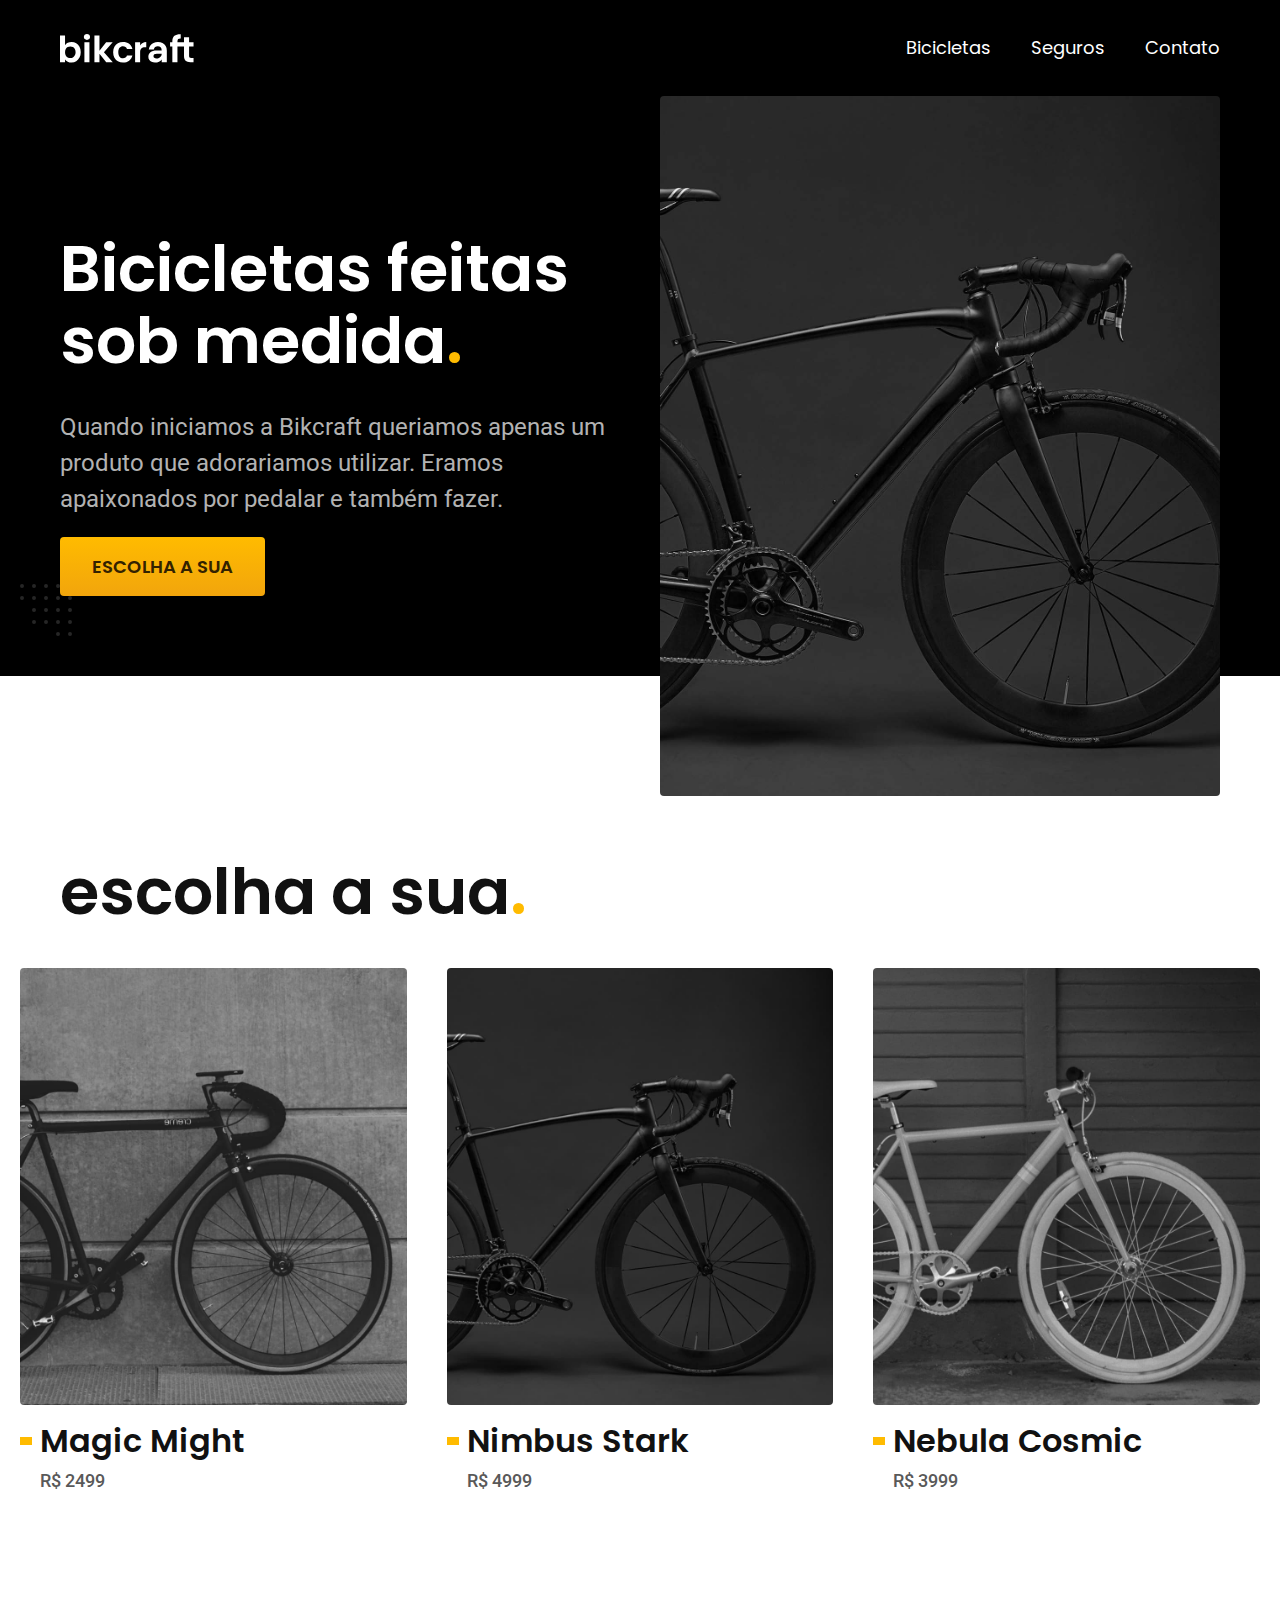
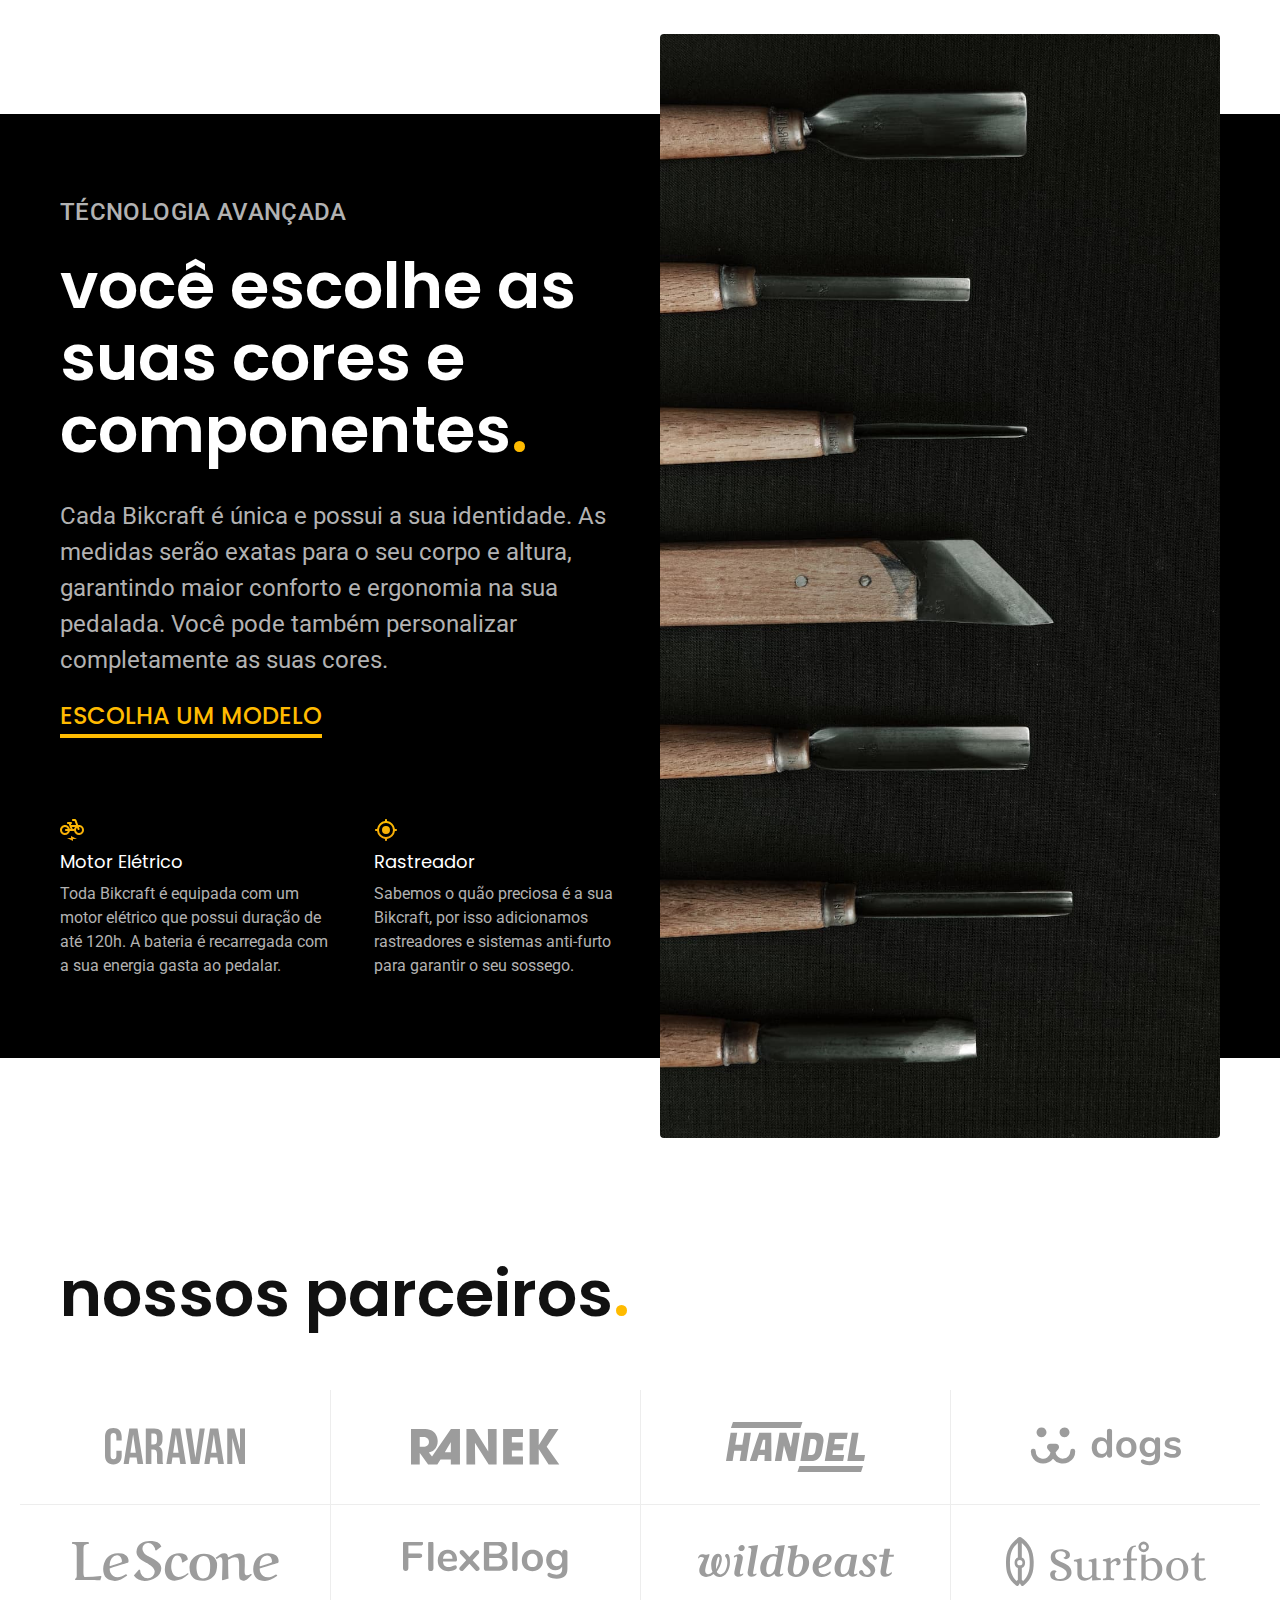
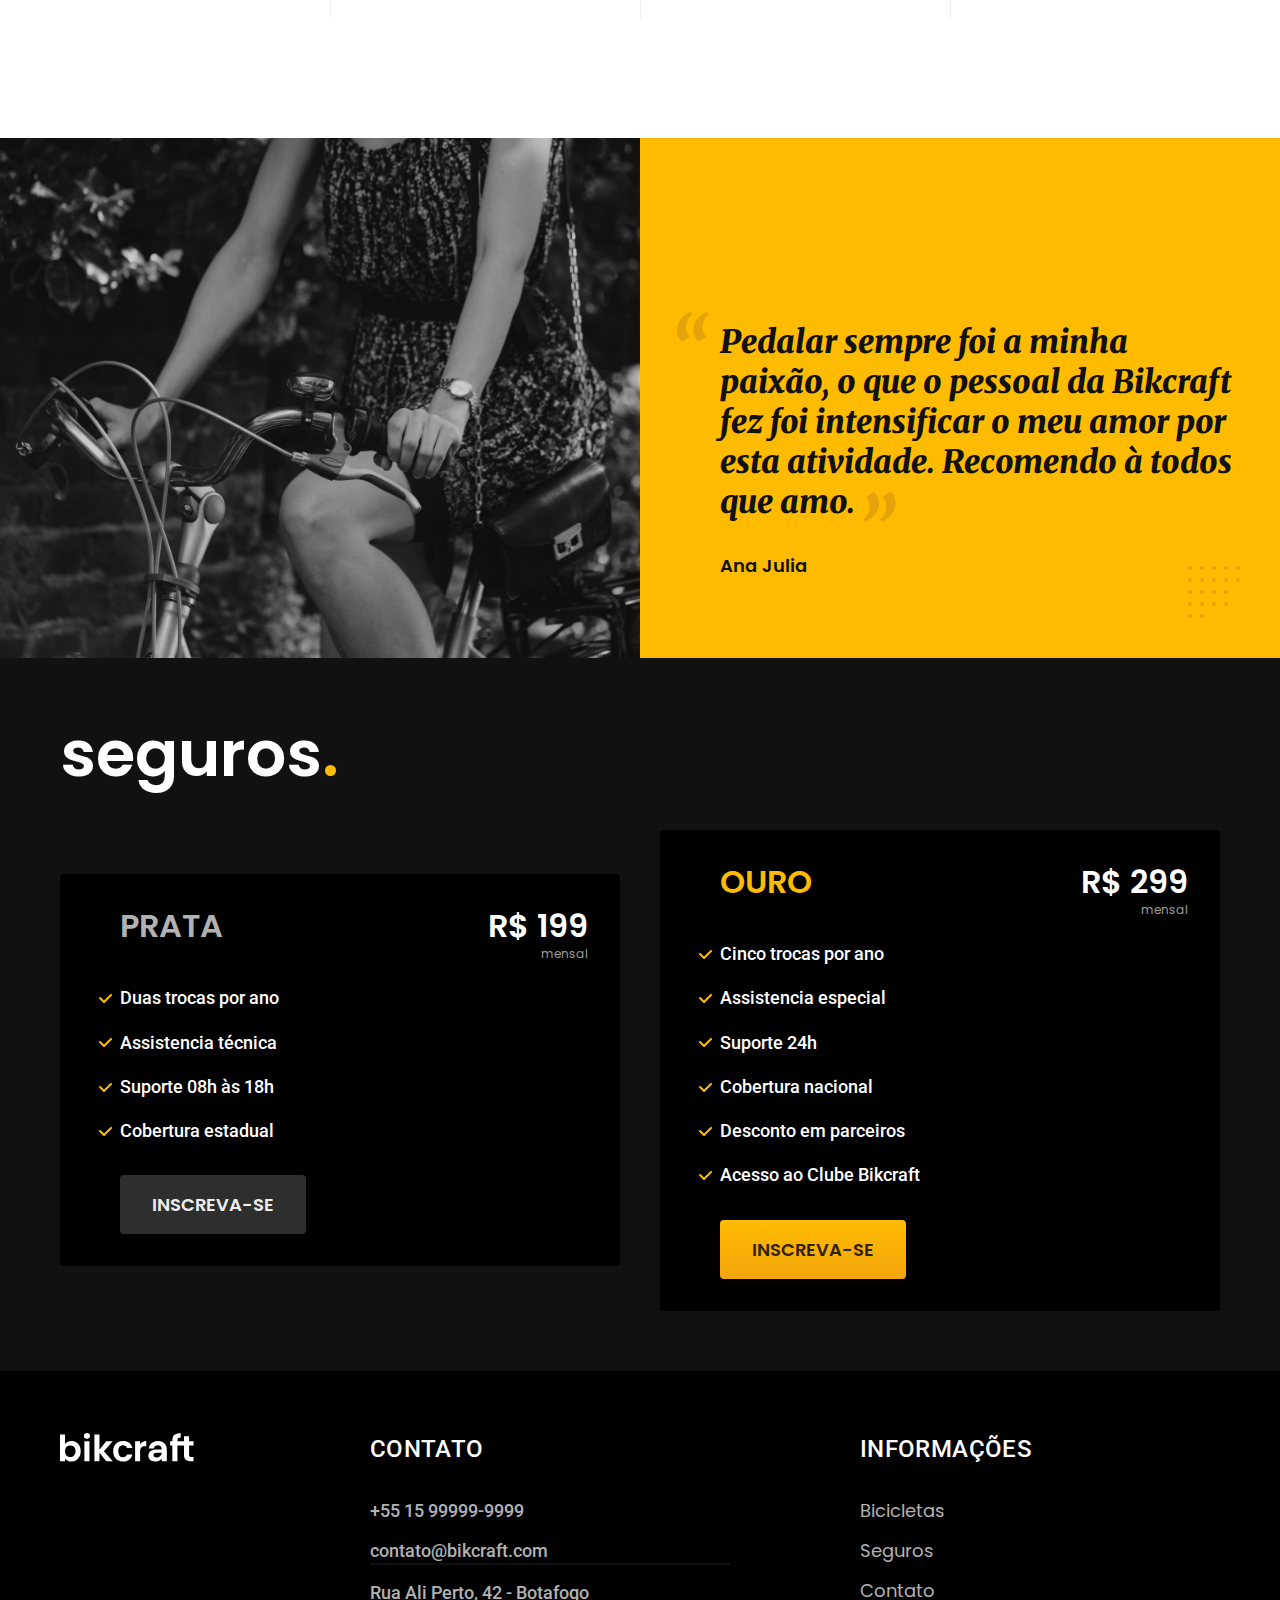
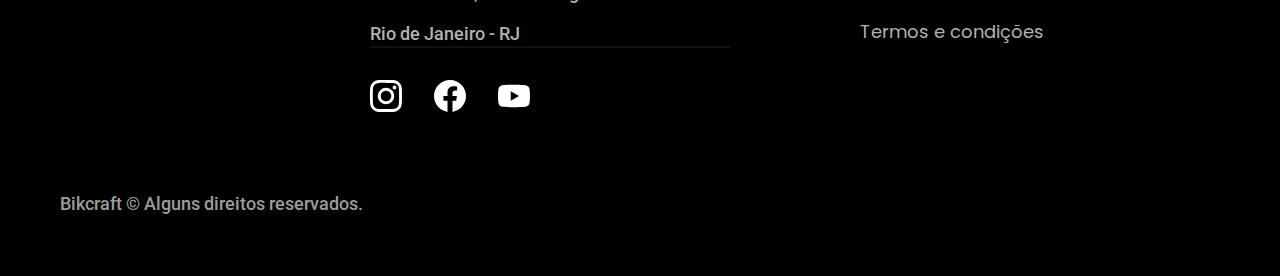
<file: index.html>
<!DOCTYPE html>
<html lang="pt-br">
<head>
    <meta charset="UTF-8">
    <meta http-equiv="X-UA-Compatible" content="IE=edge">
    <meta name="viewport" content="width=device-width, initial-scale=1.0">
    <meta name="description" content="Bicicletas elétricas de alta precisão e qualidade, feita sob medida para o cliente. Explore o mundo na sua velocidade com a Bikcraft.">
    <title>Bikcraft - Bicicletas Elétricas</title>

    <link rel="icon" href="./favicon.svg" type="image/svg+xml">
    
    <link rel="preload" href="./css/style.min.css" as="style">
    <link rel="stylesheet" href="./css/style.min.css">

    <link rel="preconnect" href="https://fonts.googleapis.com">
    <link rel="preconnect" href="https://fonts.gstatic.com" crossorigin>
    <link rel="preconnect" href="https://fonts.googleapis.com">
    <link rel="preconnect" href="https://fonts.gstatic.com" crossorigin>
    <link href="https://fonts.googleapis.com/css2?family=Merriweather:ital,wght@1,900&family=Poppins:wght@400;600&family=Roboto:wght@400;500&display=swap" rel="stylesheet">

    <script>document.documentElement.classList.add('js');</script>
</head>

<body>
    <header class="header__bg">
        <div class="header container">
            <a href="./">
                <img src="./img/bikcraft.svg" width="136" height="32" alt="">
            </a>
            <nav>
                <ul class="header__menu font__1__m cor__0">
                    <li><a href="./bicicletas.html" >Bicicletas</a></li>
                    <li><a href="./seguro.html">Seguros</a></li>
                    <li><a href="./contato.html">Contato</a></li>
                </ul>
            </nav>
        </div>
    </header>

    <main class="introducao__bg">
        <div class="introducao container">
            <div class="introducao__conteudo">
                <h1 class="font__1__xxl cor__0 fadeInDown" data-anime="200">Bicicletas feitas sob medida<span class="cor__p1">.</span></h1>
                
                <p class="font__2__l cor__5 fadeInDown" data-anime="400">Quando iniciamos a Bikcraft queriamos apenas um produto que adorariamos utilizar. Eramos apaixonados por pedalar e também fazer.</p>
                <a data-anime="600" class="botao fadeInDown" href="./bicicletas.html">escolha a sua </a>
            </div>
            <picture data-anime="700" class="introducao__img fadeInDown">
                <source media="(max-width:800px)" srcset="./img/bicicletas/nimbus.jpg">
                <img src="./img/fotos/introducao.jpg" alt="Bicicleta elétrica preta.">
            </picture>
        </div>
    </main>

    <article class="bicicletas__lista">
        <h2 class="font__1__xxl container">escolha a sua<span class="cor__p1">.</span></h2>

        <ul>
            <li>
                <a href="./bicicletas/magic.html">
                    <img src="./img/bicicletas/magic-home.jpg" alt="Bicicleta preta">
                    <h3 class="font__1__xl">Magic Might</h3>
                    <span class="font__2__m cor__8">R$ 2499</span>
                </a>
            </li>

            <li>
                <a href="./bicicletas/magic.html">
                    <img src="./img/bicicletas/nimbus-home.jpg" alt="Bicicleta preta">
                    <h3 class="font__1__xl">Nimbus Stark</h3>
                    <span class="font__2__m cor__8">R$ 4999</span>
                </a>
            </li>

            <li>
                <a href="./bicicletas/magic.html">
                    <img src="./img/bicicletas/nebula-home.jpg" alt="Bicicleta preta">
                    <h3 class="font__1__xl">Nebula Cosmic</h3>
                    <span class="font__2__m cor__8">R$ 3999</span>
                </a>
            </li>
        </ul>
    </article>

    <article class="tecnologia__bg">
        <div class="tecnologia container">
            <div class="tecnologia__conteudo">
                <span class="font__2__l__b cor__5">Técnologia Avançada</span>
                <h2 class="font__1__xxl cor__0">você escolhe as suas cores e componentes<span class="cor__p1">.</span></h2>

                <p class="font__2__l cor__5">Cada Bikcraft é única e possui a sua identidade. As medidas serão exatas para o seu corpo e altura, garantindo maior conforto e ergonomia na sua pedalada. Você pode também personalizar completamente as suas cores.</p>

                <a class="link" href="./bicicletas.html">escolha um modelo</a>

                <div class="tecnologia__vantagens">
                    <div>
                        <img src="./img/icones/eletrica.svg" alt="">
                        <h3 class="font__1__m cor__0">Motor Elétrico</h3>
                        
                        <p class="font__2__s cor__5">Toda Bikcraft é equipada com um motor elétrico que possui duração de até 120h. A bateria é recarregada com a sua energia gasta ao pedalar.</p>
                    </div>
                    
                    <div>
                        <img src="./img/icones/rastreador.svg" alt="">
                        <h3 class="font__1__m cor__0">Rastreador</h3>
                        
                        <p class="font__2__s cor__5">Sabemos o quão preciosa é a sua Bikcraft, por isso adicionamos rastreadores e sistemas anti-furto para garantir o seu sossego.</p>
                    </div>
                </div>
            </div>

            <div class="tecnologia__img">
                <img src="./img/fotos/tecnologia.jpg" width="1280" height="1600" alt="">
            </div>
        </div>
    </article>

    <section class="parceiros" aria-label="Nossos Parceiros">
        <h2 class="font__1__xxl container">nossos parceiros<span class="cor__p1">.</span></h2>

        <ul>
            <li><img src="./img/parceiros/caravan.svg" alt="caravan"></li>

            <li><img src="./img/parceiros/ranek.svg" alt="ranek.svg"></li>

            <li><img src="./img/parceiros/handel.svg" alt="handel.svg"></li>

            <li><img src="./img/parceiros/dogs.svg" alt="dogs.svg"></li>

            <li><img src="./img/parceiros/lescone.svg" alt="lescone.svg"></li>

            <li><img src="./img/parceiros/flexblog.svg" alt="flexblog.svg"></li>
            
            <li><img src="./img/parceiros/wildbeast.svg" alt="wildbeast.svg"></li>
            
            <li><img src="./img/parceiros/surfbot.svg" alt="surfbot.svg"></li>
        </ul>
    </section>

    <section class="depoimento" aria-label="Depoimento">
        <div>
            <img src="./img/fotos/depoimento.jpg" alt="Pessoa pedalando uma bicicleta Bikcraft ">
        </div>
        <div class="depoimento__conteudo">
            <blockquote class="font__1__xl cor__p5 ">
                <p>Pedalar sempre foi a minha paixão, o que o pessoal da Bikcraft fez foi intensificar o meu amor por esta atividade. Recomendo à todos que amo.</p>
            </blockquote>

            <span class="font__1__m__b cor__p4">Ana Julia</span>
        </div>
    </section>

    <article class="seguros__bg">
        <div class="seguros container">
            <h2 class="font__1__xxl cor__0">seguros<span class="cor__p1">.</span></h2>

            <div class="seguros__itens">
                <h3 class="font__1__xl cor__5">PRATA</h3>
                <span class="font__1__xl cor__0">R$ 199 <span class="font__1__xs cor__6">mensal</span></span>

                <ul class="font__2__m cor__0">
                    <li>Duas trocas por ano</li>
                    <li>Assistencia técnica</li>
                    <li>Suporte 08h às 18h</li>
                    <li>Cobertura estadual</li>
                </ul>

                <a class="botao secundario" href="./orcamento.html">Inscreva-se</a>
            </div>

            <div class="seguros__itens">
                <h3 class="font__1__xl cor__p1">OURO</h3>
                <span class="font__1__xl cor__0">R$ 299 <span class="font__1__xs cor__6">mensal</span></span>

                <ul class="font__2__m cor__0">
                    <li>Cinco trocas por ano</li>
                    <li>Assistencia especial</li>
                    <li>Suporte 24h</li>
                    <li>Cobertura nacional</li>
                    <li>Desconto em parceiros</li>
                    <li>Acesso ao Clube Bikcraft</li>
                </ul>

                <a class="botao" href="./orcamento.html">Inscreva-se</a>
            </div>
        </div>
    </article>

    <footer class="footer__bg">
        <div class="footer container">
            <img src="./img/bikcraft.svg" alt="">

            <div class="footer__contato">
                <h3 class="font__2__l__b cor__0">Contato</h3>

                <ul class="font__2__m cor__5">
                    <li><a href="tel:+5515999999999">+55 15 99999-9999</a></li>

                    <li><a href="mailto:contato@bikcraft.com">contato@bikcraft.com</a></li>

                    <li>Rua Ali Perto, 42 - Botafogo</li>
                    <li>Rio de Janeiro - RJ</li>
                </ul>

                <div class="footer__redes">
                    <a href="./">
                        <img src="./img/redes/instagram.svg" alt="instagram">
                    </a>

                    <a href="./">
                        <img src="./img/redes/facebook.svg" alt="instagram">
                    </a>

                    <a href="./">
                        <img src="./img/redes/youtube.svg" alt="instagram">
                    </a>
                </div>
            </div>

            <div class="footer__informacoes">
                <h3 class="font__2__l__b cor__0">Informações</h3>

                <nav>
                    <ul class="font__1__m cor__5">
                        <li><a href="./bicicletas.html">Bicicletas</a></li>
                        <li><a href="./seguro.html">Seguros</a></li>
                        <li><a href="./contato.html">Contato</a></li>
                        <li><a href="./termos.html">Termos e condições</a></li>
                    </ul>
                </nav>
            </div>

            <p class="footer__copy font__2__m cor__6">Bikcraft © Alguns direitos reservados.</p>
        </div>
    </footer>

    <script src="./js/plugins/simple-anime.js"></script>
    <script src="./js/script.js"></script>
</body>
</html>
</file>
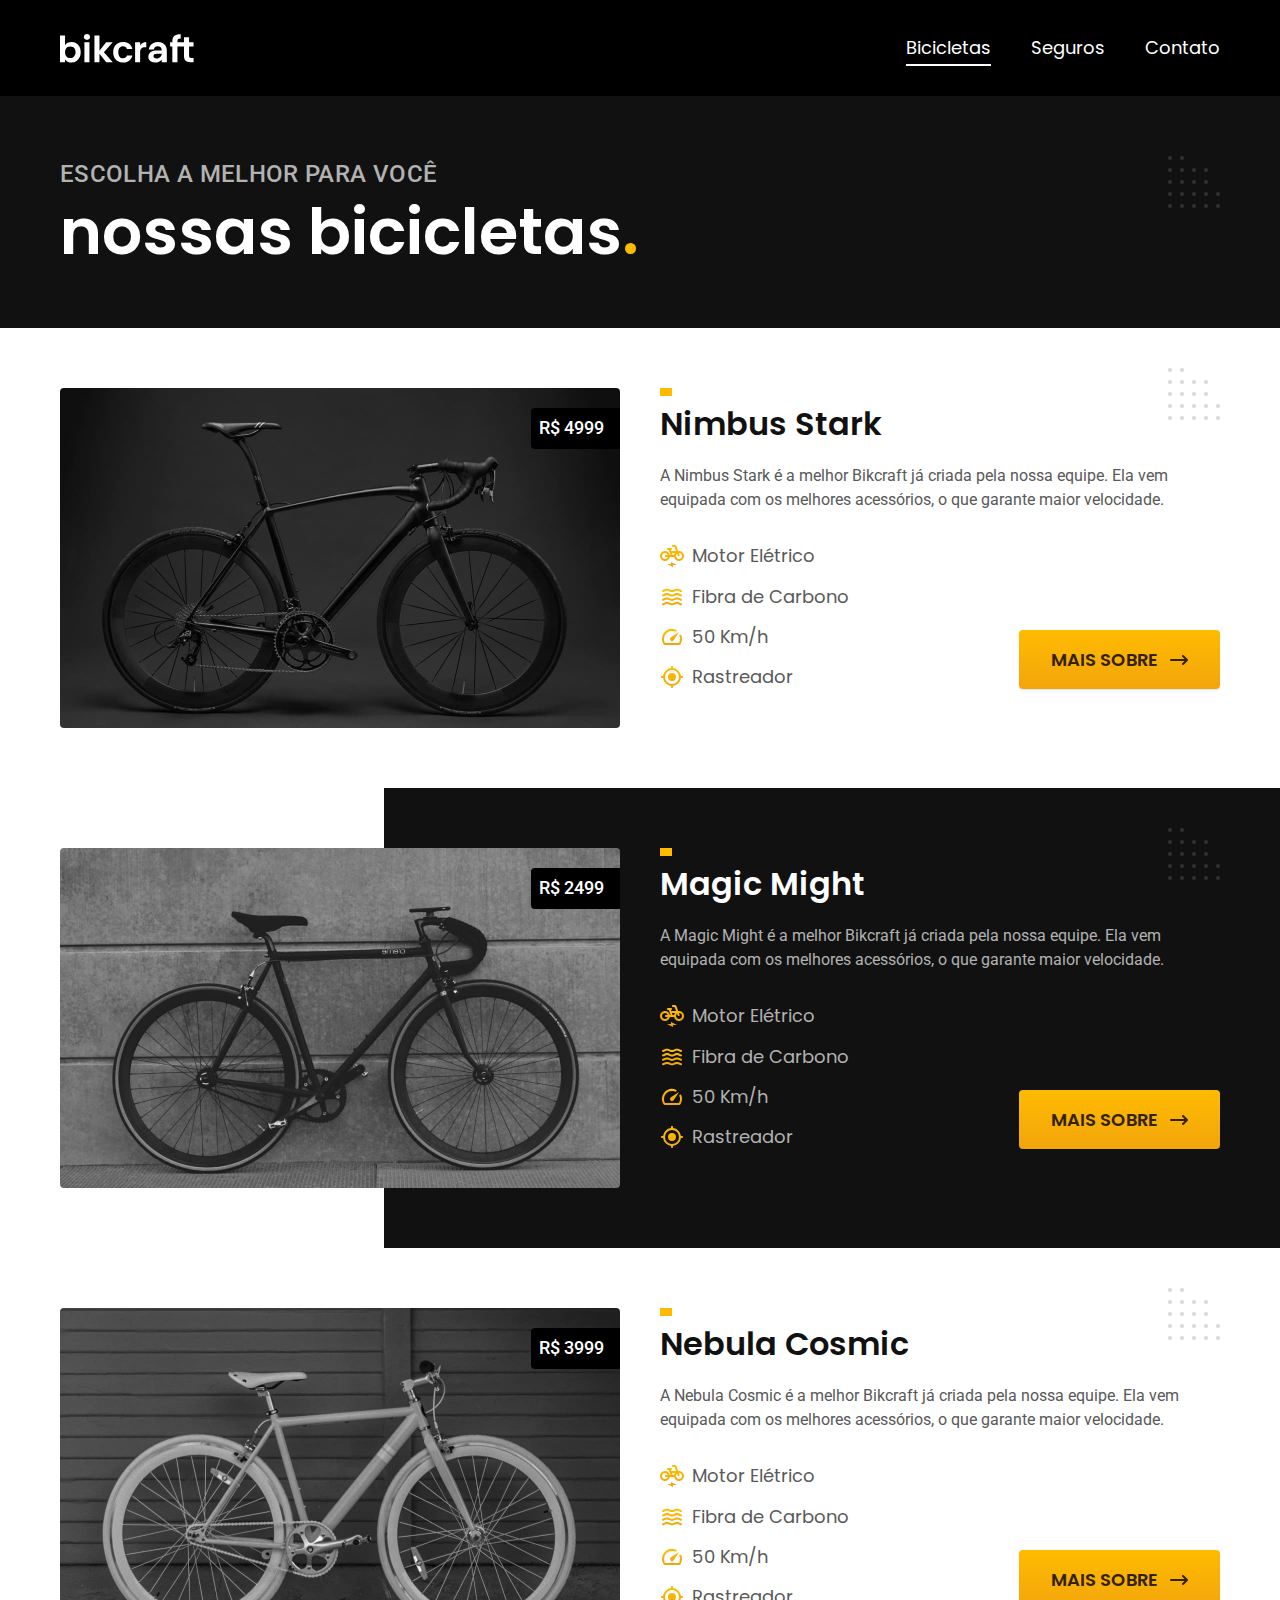
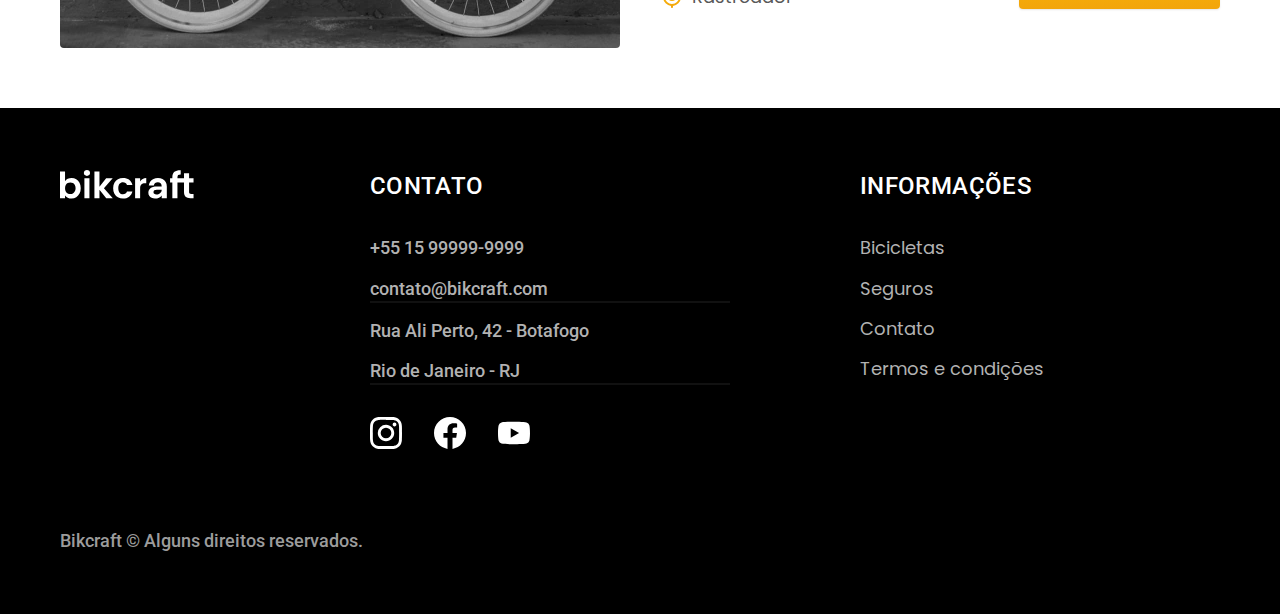
<file: bicicletas.html>
<!DOCTYPE html>
<html lang="pt-br">
<head>
    <meta charset="UTF-8">
    <meta http-equiv="X-UA-Compatible" content="IE=edge">
    <meta name="viewport" content="width=device-width, initial-scale=1.0">
    <meta name="description" content="Termos e condições">
    <title>Bicicletas</title>

    <link rel="preload" href="./css/style.min.css" as="style">
    <link rel="icon" href="./favicon.svg" type="image/svg+xml">
    <link rel="stylesheet" href="./css/style.min.css">

    <link rel="preconnect" href="https://fonts.googleapis.com">
    <link rel="preconnect" href="https://fonts.gstatic.com" crossorigin>
    <link rel="preconnect" href="https://fonts.googleapis.com">
    <link rel="preconnect" href="https://fonts.gstatic.com" crossorigin>
    <link href="https://fonts.googleapis.com/css2?family=Merriweather:ital,wght@1,900&family=Poppins:wght@400;600&family=Roboto:wght@400;500&display=swap" rel="stylesheet">
<script>document.documentElement.classList.add('js');</script>
</head>

<body id="bicicletas">
    <header class="header__bg">
        <div class="header container">
            <a href="./">
                <img src="./img/bikcraft.svg" alt="">
            </a>
            <nav>
                <ul class="header__menu font__1__m cor__0">
                    <li><a href="./bicicletas.html">Bicicletas</a></li>
                    <li><a href="./seguro.html">Seguros</a></li>
                    <li><a href="./contato.html">Contato</a></li>
                </ul>
            </nav>
        </div>
    </header>

    <main>
        <div class="titulo__bg">
            <div class="titulo container">
                <p class="font__2__l__b cor__5">Escolha a melhor para você</p>
                <h1 class="font__1__xxl cor__0">nossas bicicletas<span class="cor__p1">.</span> </h1>
            </div>
        </div>
       
        <div class="bicicletas container">
            <div class="bicicletas__img">
                <img src="./img/bicicletas/nimbus.jpg" alt="">
                <span class="font__2__m cor__0">R$ 4999</span>
            </div>

            <div class="bicicletas__conteudo">
                <h2 class="font__1__xl">Nimbus Stark</h2>
                <p class="font__2__s cor__8">A Nimbus Stark é a melhor Bikcraft já criada pela nossa equipe. Ela vem equipada com os melhores acessórios, o que garante maior velocidade.</p>

                <ul class="font__1__m cor__8">
                    <li>
                        <img src="./img/icones/eletrica.svg" alt="">
                        Motor Elétrico
                    </li>
    
                    <li>
                        <img src="./img/icones/carbono.svg" alt="">
                        Fibra de Carbono
                    </li>
    
                    <li>
                        <img src="./img/icones/velocidade.svg" alt="">
                        50 Km/h
                    </li>
    
                    <li>
                        <img src="./img/icones/rastreador.svg" alt="">
                        Rastreador
                    </li>
                </ul>
    
                <a class="botao seta" href="./bicicletas/nimbus.html">Mais Sobre</a>

            </div>
        </div>

        <div class="bicicletas__bg">
            <div class="bicicletas container">
                <div class="bicicletas__img">
                    <img src="./img/bicicletas/magic.jpg" alt="">
                    <span class="font__2__m cor__0">R$ 2499</span>
                </div>

                <div class="bicicletas__conteudo">
                    <h2 class="font__1__xl cor__0">Magic Might</h2>
                    <p class="font__2__s cor__5">A Magic Might é a melhor Bikcraft já criada pela nossa equipe. Ela vem equipada com os melhores acessórios, o que garante maior velocidade.</p>

                    <ul class="font__1__m cor__5">
                        <li>
                            <img src="./img/icones/eletrica.svg" alt="">
                            Motor Elétrico
                        </li>
    
                        <li>
                            <img src="./img/icones/carbono.svg" alt="">
                            Fibra de Carbono
                        </li>
    
                        <li>
                            <img src="./img/icones/velocidade.svg" alt="">
                            50 Km/h
                        </li>
    
                        <li>
                            <img src="./img/icones/rastreador.svg" alt="">
                            Rastreador
                        </li>
                    </ul>

                    <a class="botao seta" href="./bicicletas/magic.html">Mais Sobre</a>
                </div>
            </div>
        </div>

        <div class="bicicletas container">
            <div class="bicicletas__img">
                <img src="./img/bicicletas/nebula.jpg" alt="">
                <span class="font__2__m cor__0">R$ 3999</span>
            </div>

            <div class="bicicletas__conteudo">
                <h2 class="font__1__xl">Nebula Cosmic</h2>
                <p class="font__2__s cor__8">A Nebula Cosmic é a melhor Bikcraft já criada pela nossa equipe. Ela vem equipada com os melhores acessórios, o que garante maior velocidade.</p>

                <ul class="font__1__m cor__8">
                    <li>
                        <img src="./img/icones/eletrica.svg" alt="">
                        Motor Elétrico
                    </li>
    
                    <li>
                        <img src="./img/icones/carbono.svg" alt="">
                        Fibra de Carbono
                    </li>
    
                    <li>
                        <img src="./img/icones/velocidade.svg" alt="">
                        50 Km/h
                    </li>
    
                    <li>
                        <img src="./img/icones/rastreador.svg" alt="">
                        Rastreador
                    </li>
                </ul>

                <a class="botao seta" href="./bicicletas/nebula.html">Mais Sobre</a>
            </div>
        </div>
    
    </main>

    <footer class="footer__bg">
        <div class="footer container">
            <img src="./img/bikcraft.svg" alt="">

            <div class="footer__contato">
                <h3 class="font__2__l__b cor__0">Contato</h3>

                <ul class="font__2__m cor__5">
                    <li><a href="tel:+5515999999999">+55 15 99999-9999</a></li>

                    <li><a href="mailto:contato@bikcraft.com">contato@bikcraft.com</a></li>

                    <li>Rua Ali Perto, 42 - Botafogo</li>
                    <li>Rio de Janeiro - RJ</li>
                </ul>

                <div class="footer__redes">
                    <a href="./">
                        <img src="./img/redes/instagram.svg" alt="instagram">
                    </a>

                    <a href="./">
                        <img src="./img/redes/facebook.svg" alt="instagram">
                    </a>

                    <a href="./">
                        <img src="./img/redes/youtube.svg" alt="instagram">
                    </a>
                </div>
            </div>

            <div class="footer__informacoes">
                <h3 class="font__2__l__b cor__0">Informações</h3>

                <nav>
                    <ul class="font__1__m cor__5">
                        <li><a href="./bicicletas.html">Bicicletas</a></li>
                        <li><a href="./seguro.html">Seguros</a></li>
                        <li><a href="./contato.html">Contato</a></li>
                        <li><a href="./termos.html">Termos e condições</a></li>
                    </ul>
                </nav>
            </div>

            <p class="footer__copy font__2__m cor__6">Bikcraft © Alguns direitos reservados.</p>
        </div>
    </footer>
<script src="./js/script.js"></script>
</body>
</html>
</file>
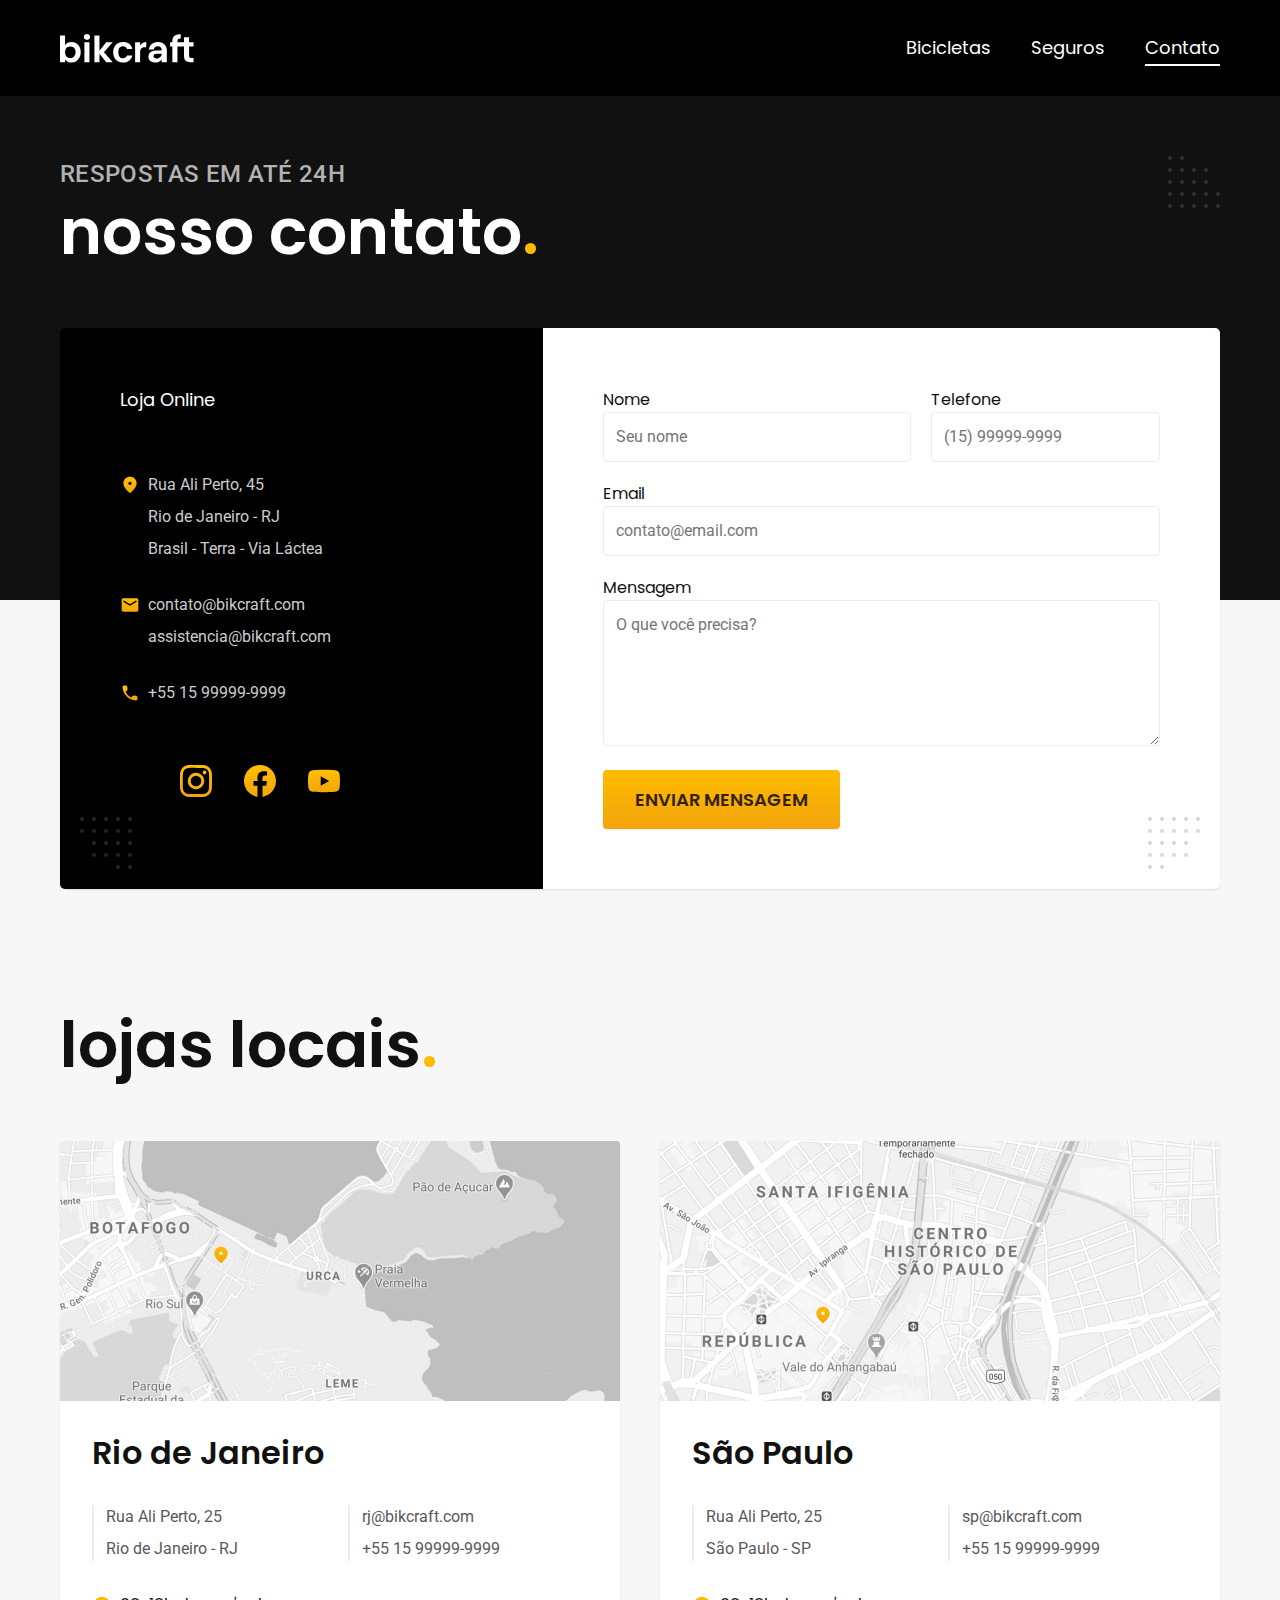
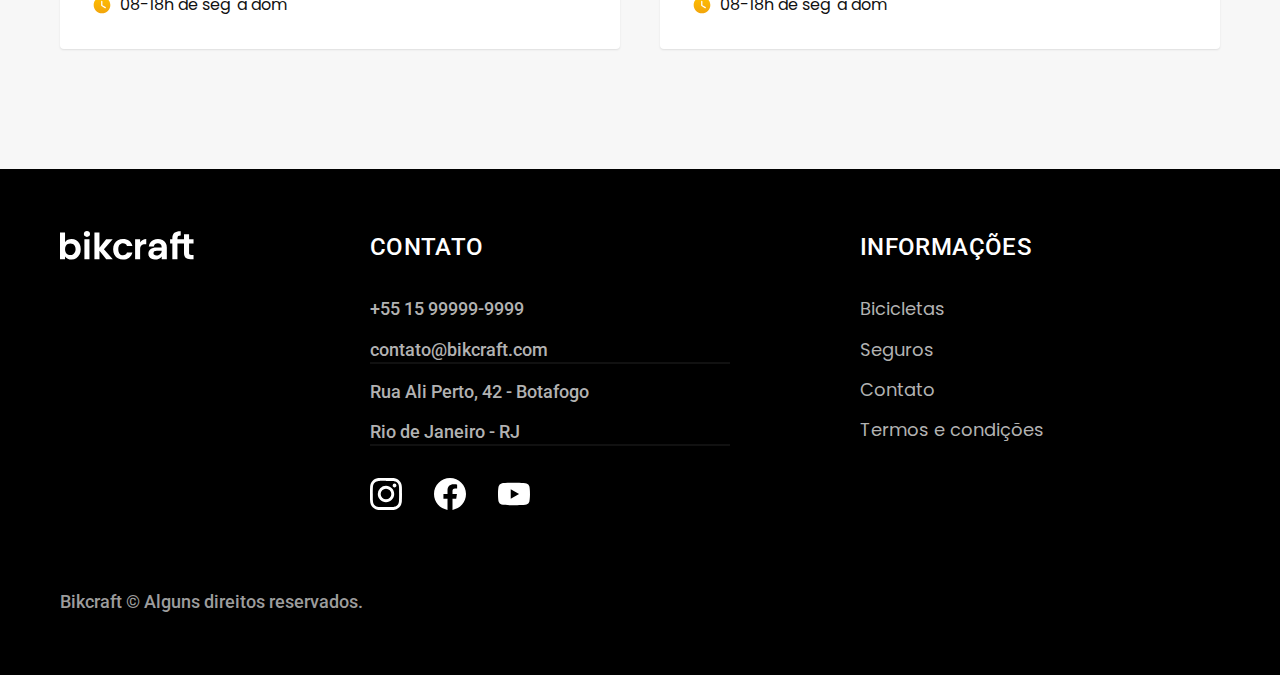
<file: contato.html>
<!DOCTYPE html>
<html lang="pt-br">
<head>
    <meta charset="UTF-8">
    <meta http-equiv="X-UA-Compatible" content="IE=edge">
    <meta name="viewport" content="width=device-width, initial-scale=1.0">
    <meta name="description" content="Termos e condições">
    <title>Contato | Bikcraft</title>

    <link rel="preload" href="./css/style.min.css" as="style">
    <link rel="icon" href="./favicon.svg" type="image/svg+xml">
    <link rel="stylesheet" href="./css/style.min.css">

    <link rel="preconnect" href="https://fonts.googleapis.com">
    <link rel="preconnect" href="https://fonts.gstatic.com" crossorigin>
    <link rel="preconnect" href="https://fonts.googleapis.com">
    <link rel="preconnect" href="https://fonts.gstatic.com" crossorigin>
    <link href="https://fonts.googleapis.com/css2?family=Merriweather:ital,wght@1,900&family=Poppins:wght@400;600&family=Roboto:wght@400;500&display=swap" rel="stylesheet">

<script>document.documentElement.classList.add('js');</script>
</head>

<body id="contato">
    <header class="header__bg">
        <div class="header container">
            <a href="./">
                <img src="./img/bikcraft.svg" alt="">
            </a>
            <nav>
                <ul class="header__menu font__1__m cor__0">
                    <li><a href="./bicicletas.html">Bicicletas</a></li>
                    <li><a href="./seguro.html">Seguros</a></li>
                    <li><a href="./contato.html">Contato</a></li>
                </ul>
            </nav>
        </div>
    </header>

    <main>
        <div class="titulo__bg">
            <div class="titulo container">
                <p class="font__2__l__b cor__5">Respostas em até 24h</p>
                <h1 class="font__1__xxl cor__0">nosso contato<span class="cor__p1">.</span> </h1>
            </div>
        </div>

        <div class="contato container">
            <section class="contato__dados">
                <h2 class="font__1__m cor__0">Loja Online</h2>

                <div class="contato__endereco font__2__s cor__4">
                    <p>Rua Ali Perto, 45</p>
                    <p>Rio de Janeiro - RJ</p>
                    <p>Brasil - Terra - Via Láctea</p>
                </div>

                 <address class="contato__meios font__2__s cor__4">
                    <a href="mailto:contato@bikcraft.com">contato@bikcraft.com</a>

                    <a href="mailto:assistencia@bikcraft.com">assistencia@bikcraft.com</a>
                    <a href="tel:+5515999999999">+55 15 99999-9999
                 </address>

                 <div class="contato__redes">
                    <a href="./">
                        <img src="./img/redes/instagram-p.svg" alt="instagram">
                    </a>

                    <a href="./">
                        <img src="./img/redes/facebook-p.svg" alt="instagram">
                    </a>

                    <a href="./">
                        <img src="./img/redes/youtube-p.svg" alt="instagram">
                    </a>
                </div>
            </section>

            <section class="contato__formulario">
                <form class="form" action="./contato.html">
                    <div>
                        <label for="nome">Nome</label>
                        <input type="text" id="nome" name="nome" placeholder="Seu nome">
                    </div>

                    <div>
                        <label for="telefone">Telefone</label>
                        <input type="text" id="telefone" name="telefone" placeholder="(15) 99999-9999">
                    </div>

                    <div class="col__2">
                        <label for="email">Email</label>
                        <input type="text" id="email" name="email" placeholder="contato@email.com">
                    </div>

                    <div class="col__2"> 
                        <label for="mensagem">Mensagem</label>
                        <textarea rows="5"  id="mensagem" name="mensagem" placeholder="O que você precisa?"></textarea>
                    </div>

                    <button class="botao col__2">Enviar Mensagem</button>
                </form>
            </section>
        </div>
    </main>

    <article class="lojas container">
        <h2 class="font__1__xxl">lojas locais<span class="cor__p1">.</span></h2>

        <div class="lojas__item">
            <img src="./img/lojas/rj.jpg" alt="">

            <div class="lojas__conteudo">
                <h3 class="font__1__xl">Rio de Janeiro</h3>
                <div class="lojas__dados font__2__s cor__8">
                    <p>Rua Ali Perto, 25</p>
                    <p>Rio de Janeiro - RJ</p>
                </div>
    
                <div class="lojas__dados font__2__s cor__8">
                    <a href="mailto:rj@bikcraft.com">rj@bikcraft.com</a>
                    <a href="tel:+5515999999999">+55 15 99999-9999</a>
                </div>
    
                <p class="lojas__tempo font__1__s"><img src="./img/icones/horario.svg" alt=""> 08-18h de seg 'a dom</p>
            </div>
        </div>

        <div class="lojas__item">
            <img src="./img/lojas/sp.jpg" alt="">

            <div class="lojas__conteudo">
                <h3 class="font__1__xl">São Paulo</h3>
                <div class="lojas__dados font__2__s cor__8">
                    <p>Rua Ali Perto, 25</p>
                    <p>São Paulo - SP</p>
                </div>
    
                <div class="lojas__dados font__2__s cor__8">
                    <a href="mailto:sp@bikcraft.com">sp@bikcraft.com</a>
                    <a href="tel:+5515999999999">+55 15 99999-9999</a>
                </div>
    
                <p class="lojas__tempo font__1__s"><img src="./img/icones/horario.svg" alt=""> 08-18h de seg 'a dom</p>
            </div>
        </div>
    </article>

    <footer class="footer__bg">
        <div class="footer container">
            <img src="./img/bikcraft.svg" alt="">

            <div class="footer__contato">
                <h3 class="font__2__l__b cor__0">Contato</h3>

                <ul class="font__2__m cor__5">
                    <li><a href="tel:+5515999999999">+55 15 99999-9999</a></li>

                    <li><a href="mailto:contato@bikcraft.com">contato@bikcraft.com</a></li>

                    <li>Rua Ali Perto, 42 - Botafogo</li>
                    <li>Rio de Janeiro - RJ</li>
                </ul>

                <div class="footer__redes">
                    <a href="./">
                        <img src="./img/redes/instagram.svg" alt="instagram">
                    </a>

                    <a href="./">
                        <img src="./img/redes/facebook.svg" alt="instagram">
                    </a>

                    <a href="./">
                        <img src="./img/redes/youtube.svg" alt="instagram">
                    </a>
                </div>
            </div>

            <div class="footer__informacoes">
                <h3 class="font__2__l__b cor__0">Informações</h3>

                <nav>
                    <ul class="font__1__m cor__5">
                        <li><a href="./bicicletas.html">Bicicletas</a></li>
                        <li><a href="./seguro.html">Seguros</a></li>
                        <li><a href="./contato.html">Contato</a></li>
                        <li><a href="./termos.html">Termos e condições</a></li>
                    </ul>
                </nav>
            </div>

            <p class="footer__copy font__2__m cor__6">Bikcraft © Alguns direitos reservados.</p>
        </div>
    </footer>
<script src="./js/script.js"></script>
</body>
</html>
</file>
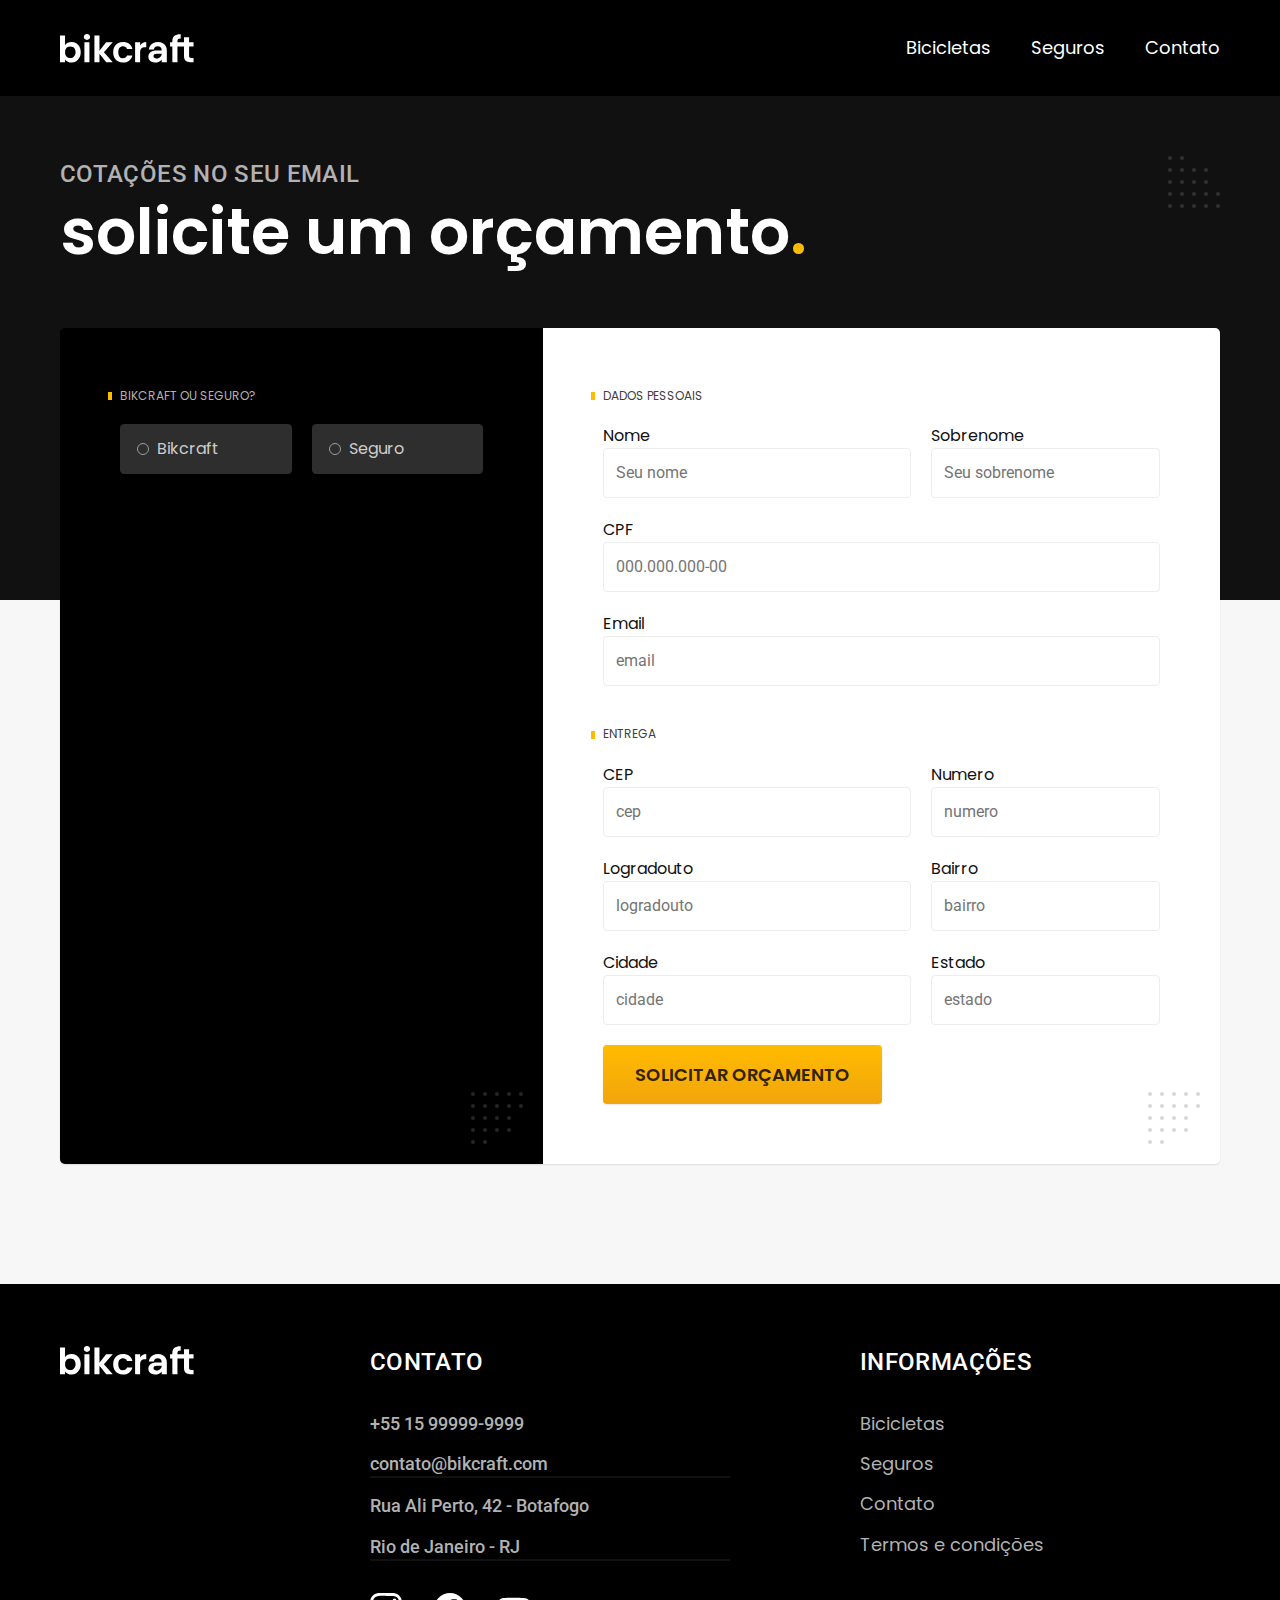
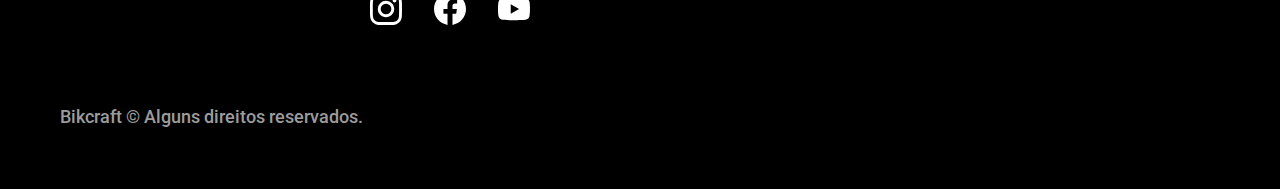
<file: orcamento.html>
<!DOCTYPE html>
<html lang="pt-br">
<head>
    <meta charset="UTF-8">
    <meta http-equiv="X-UA-Compatible" content="IE=edge">
    <meta name="viewport" content="width=device-width, initial-scale=1.0">
    <meta name="description" content="Termos e condições">
    <title>Termos e condições | Bikcraft</title>

    <link rel="preload" href="./css/style.min.css" as="style">
    <link rel="icon" href="./favicon.svg" type="image/svg+xml">
    <link rel="stylesheet" href="./css/style.min.css">

    <link rel="preconnect" href="https://fonts.googleapis.com">
    <link rel="preconnect" href="https://fonts.gstatic.com" crossorigin>
    <link rel="preconnect" href="https://fonts.googleapis.com">
    <link rel="preconnect" href="https://fonts.gstatic.com" crossorigin>
    <link href="https://fonts.googleapis.com/css2?family=Merriweather:ital,wght@1,900&family=Poppins:wght@400;600&family=Roboto:wght@400;500&display=swap" rel="stylesheet">

<script>document.documentElement.classList.add('js');</script>
</head>

<body id="orcamento">
    <header class="header__bg">
        <div class="header container">
            <a href="./">
                <img src="./img/bikcraft.svg" alt="">
            </a>
            <nav>
                <ul class="header__menu font__1__m cor__0">
                    <li><a href="./bicicletas.html">Bicicletas</a></li>
                    <li><a href="./seguro.html">Seguros</a></li>
                    <li><a href="./contato.html">Contato</a></li>
                </ul>
            </nav>
        </div>
    </header>

    <main>
        <div class="titulo__bg">
            <div class="titulo container">
                <p class="font__2__l__b cor__5">Cotações no seu email</p>
                <h1 class="font__1__xxl cor__0">solicite um orçamento<span class="cor__p1">.</span> </h1>
            </div>
        </div>

        <form class="orcamento container" action="./">
            <div class="orcamento__produto">
                <h2 class="font__1__xs cor__5">Bikcraft ou Seguro?</h2>

                <input type="radio" name="tipo" value="bikcraft" id="bikcraft">
                <label for="bikcraft">Bikcraft</label>

                <input type="radio" name="tipo" value="seguro" id="seguro">
                <label for="seguro">Seguro</label>

                <div class="orcamento__conteudo" id="orcamento__bikcraft">
                    <h2 class="font__1__xs cor__5">Escolha a sua</h2>

                    <input type="radio" name="produto" value="nimbus" id="nimbus">
                    <label for="nimbus">Nimbus Stark <span>R$ 4999</span></label>

                    <div class="orcamento__detalhes">
                        <ul class="font__1__xs cor__8">
                            <li>
                                <img src="./img/icones/eletrica.svg" alt=""> 
                                Motor Elétrico
                            </li>
                            <li>
                                <img src="./img/icones/carbono.svg" alt=""> 
                                Fibra de carbono 
                            </li>
                            <li>
                                <img src="./img/icones/velocidade.svg" alt=""> 
                                50 km/h
                            </li>
                            <li>
                                <img src="./img/icones/rastreador.svg" alt=""> 
                                Rastreador
                            </li>
                        </ul>

                        <img src="./img/bicicletas/nimbus.jpg" alt="">
                    </div>
                
                    <input type="radio" name="produto" value="magic" id="magic">
                    <label for="magic">Magic Might <span>R$ 2999</span></label>

                    <div class="orcamento__detalhes">
                        <ul class="font__1__xs cor__8">
                            <li>
                                <img src="./img/icones/eletrica.svg" alt=""> 
                                Motor Elétrico
                            </li>
                            <li>
                                <img src="./img/icones/carbono.svg" alt=""> 
                                Fibra de carbono 
                            </li>
                            <li>
                                <img src="./img/icones/velocidade.svg" alt=""> 
                                45 km/h
                            </li>
                            <li>
                                <img src="./img/icones/rastreador.svg" alt=""> 
                                Rastreador
                            </li>
                        </ul>

                        <img src="./img/bicicletas/magic.jpg" alt="">
                    </div>

                    <input type="radio" name="produto" value="nebula" id="nebula">
                    <label for="nebula">Nebula Cosmic<span>R$ 3999</span></label>

                    <div class="orcamento__detalhes">
                        <ul class="font__1__xs cor__8">
                            <li>
                                <img src="./img/icones/eletrica.svg" alt=""> 
                                Motor Elétrico
                            </li>
                            <li>
                                <img src="./img/icones/carbono.svg" alt=""> 
                                Fibra de carbono 
                            </li>
                            <li>
                                <img src="./img/icones/velocidade.svg" alt=""> 
                                40 km/h
                            </li>
                            <li>
                                <img src="./img/icones/rastreador.svg" alt=""> 
                                Rastreador
                            </li>
                        </ul>

                        <img src="./img/bicicletas/nebula.jpg" alt="">
                    </div>
                </div>

                <div class="orcamento__conteudo" id="orcamento__seguro">
                    <h2 class="font__1__xs cor__5">Escolha o plano</h2>

                    <input type="radio" name="produto" value="prata" id="prata">
                    <label for="prata">Prata<span>R$ 199</span></label>

                    <input type="radio" name="produto" value="ouro" id="ouro">
                    <label for="ouro">Ouro<span>R$ 299</span></label>
                </div>
            </div>

            <div class="orcamento__dados form">
                <h2 class="font__1__xs cor__9 col__2">dados pessoais</h2>
                <div>
                    <label for="nome">Nome</label>
                    <input type="text" id="nome" name="nome" placeholder="Seu nome">
                </div>

                <div>
                    <label for="sobrenome">Sobrenome</label>
                    <input type="text" id="sobrenome" name="sobrenome" placeholder="Seu sobrenome">
                </div>

                <div class="col__2">
                    <label for="cpf">CPF</label>
                    <input type="text" id="cpf" name="cpf" placeholder="000.000.000-00">
                </div>

                <div class="col__2"> 
                    <label for="email">Email</label>
                    <input type="email" id="email" name="email" placeholder="email">
                </div>

                <h2 class="font__1__xs cor__9 col__2">
                    entrega
                </h2>
                <div>
                    <label for="cep">CEP</label>
                    <input type="text" id="cep" name="cep" placeholder="cep">
                </div>

                <div>
                    <label for="numero">Numero</label>
                    <input type="text" id="numero" name="numero" placeholder="numero">
                </div>

                <div>
                    <label for="logradouto">Logradouto</label>
                    <input type="text" id="logradouto" name="logradouto" placeholder="logradouto">
                </div>

                <div>
                    <label for="bairro">Bairro</label>
                    <input type="text" id="bairro" name="bairro" placeholder="bairro">
                </div>

                <div>
                    <label for="cidade">Cidade</label>
                    <input type="text" id="cidade" name="cidade" placeholder="cidade">
                </div>

                <div>
                    <label for="estado">Estado</label>
                    <input type="text" id="estado" name="estado" placeholder="estado">
                </div>

                <button class="botao">Solicitar Orçamento</button>
            </div>
        </form>
        
    </main>

    <footer class="footer__bg">
        <div class="footer container">
            <img src="./img/bikcraft.svg" alt="">

            <div class="footer__contato">
                <h3 class="font__2__l__b cor__0">Contato</h3>

                <ul class="font__2__m cor__5">
                    <li><a href="tel:+5515999999999">+55 15 99999-9999</a></li>

                    <li><a href="mailto:contato@bikcraft.com">contato@bikcraft.com</a></li>

                    <li>Rua Ali Perto, 42 - Botafogo</li>
                    <li>Rio de Janeiro - RJ</li>
                </ul>

                <div class="footer__redes">
                    <a href="./">
                        <img src="./img/redes/instagram.svg" alt="instagram">
                    </a>

                    <a href="./">
                        <img src="./img/redes/facebook.svg" alt="instagram">
                    </a>

                    <a href="./">
                        <img src="./img/redes/youtube.svg" alt="instagram">
                    </a>
                </div>
            </div>

            <div class="footer__informacoes">
                <h3 class="font__2__l__b cor__0">Informações</h3>

                <nav>
                    <ul class="font__1__m cor__5">
                        <li><a href="./bicicletas.html">Bicicletas</a></li>
                        <li><a href="./seguro.html">Seguros</a></li>
                        <li><a href="./contato.html">Contato</a></li>
                        <li><a href="./termos.html">Termos e condições</a></li>
                    </ul>
                </nav>
            </div>

            <p class="footer__copy font__2__m cor__6">Bikcraft © Alguns direitos reservados.</p>
        </div>
    </footer>
<script src="./js/script.js"></script>
</body>
</html>
</file>
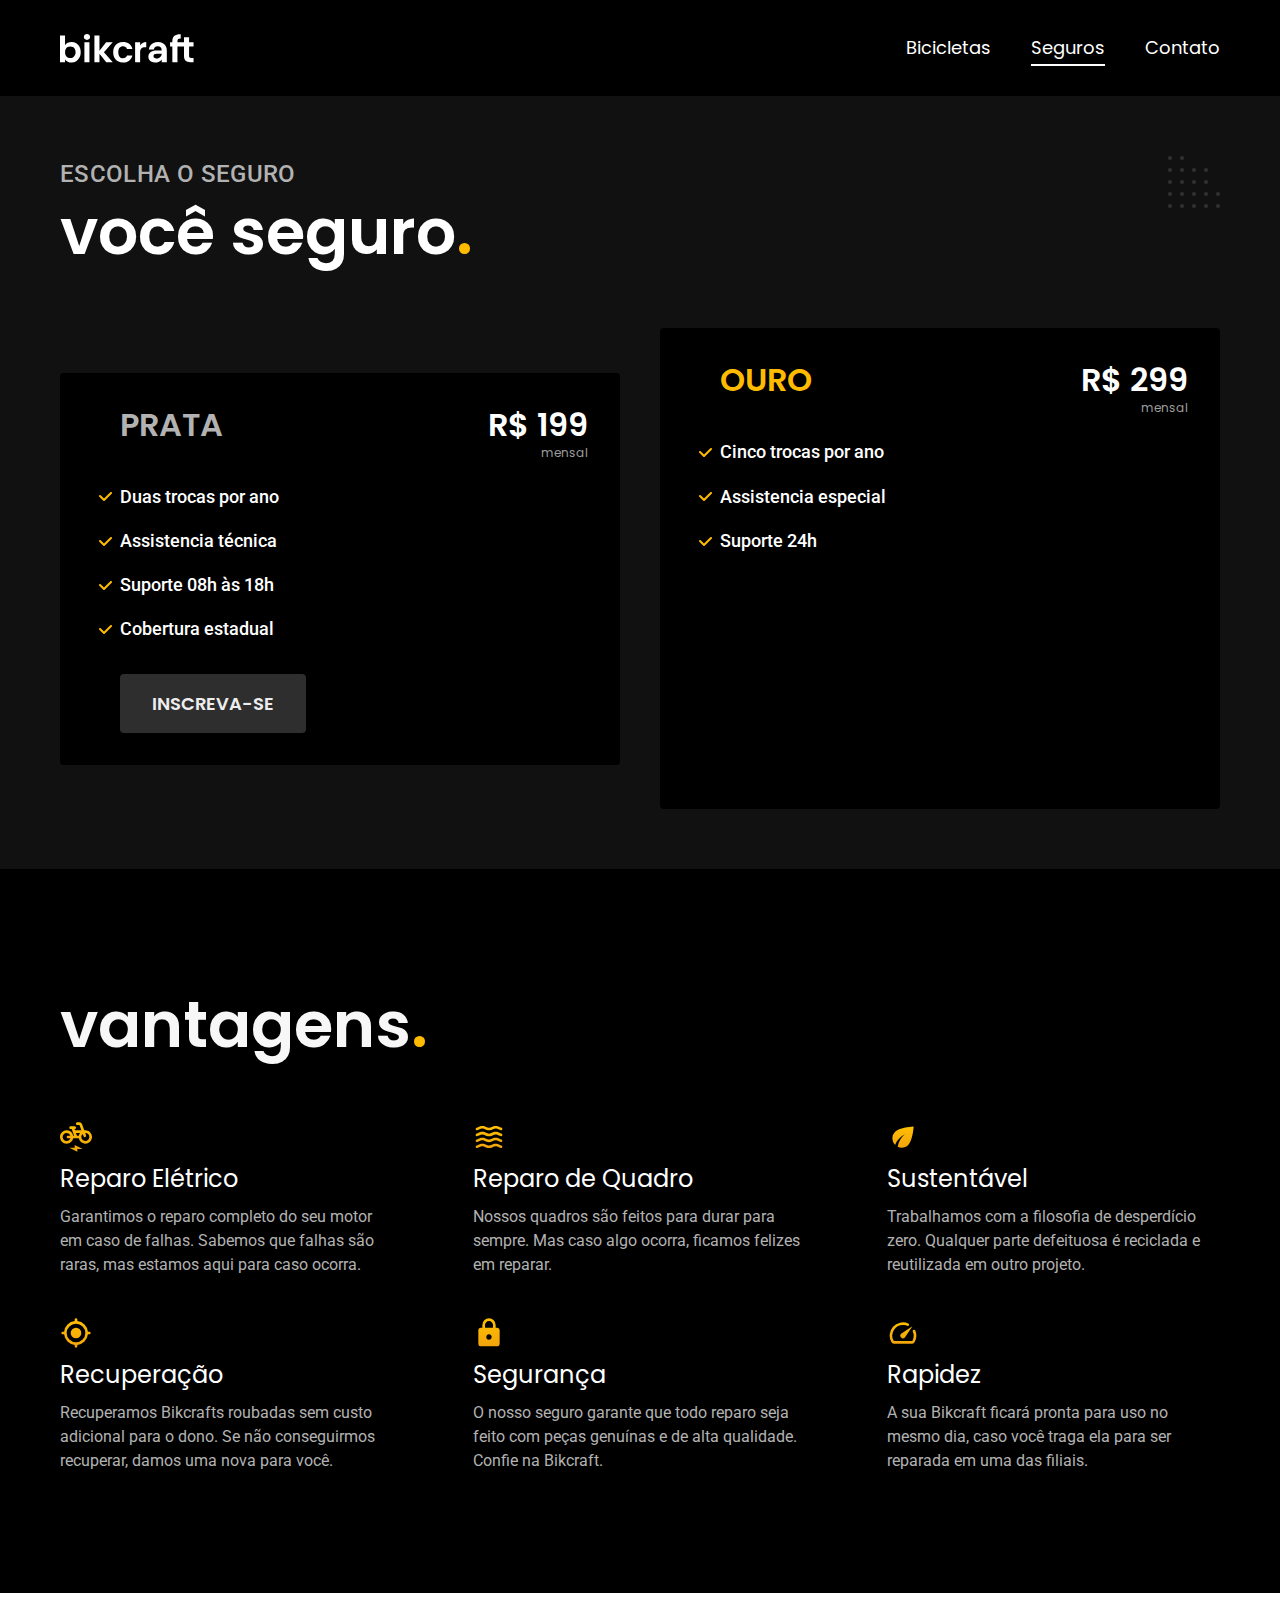
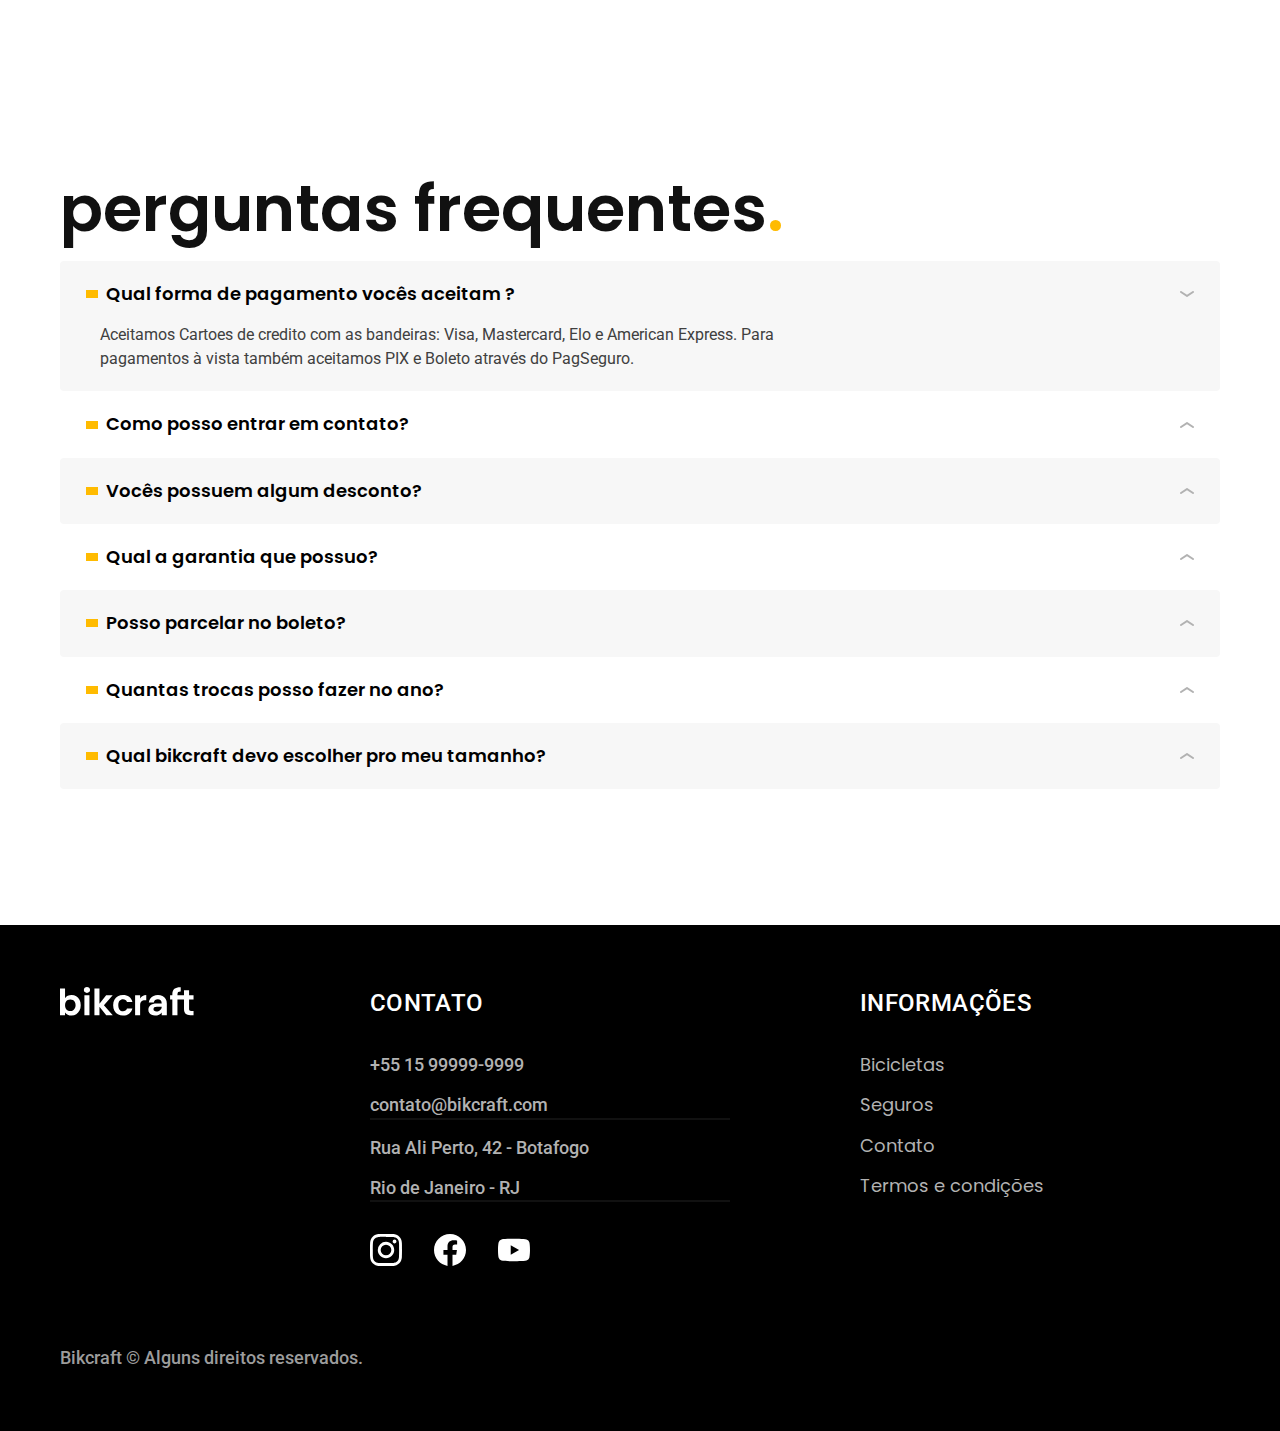
<file: seguro.html>
<!DOCTYPE html>
<html lang="pt-br">
<head>
    <meta charset="UTF-8">
    <meta http-equiv="X-UA-Compatible" content="IE=edge">
    <meta name="viewport" content="width=device-width, initial-scale=1.0">
    <meta name="description" content="Termos e condições">
    <title>Seguros | Bikcraft</title>

    <link rel="preload" href="./css/style.min.css" as="style">
    <link rel="icon" href="./favicon.svg" type="image/svg+xml">
    <link rel="stylesheet" href="./css/style.min.css">

    <link rel="preconnect" href="https://fonts.googleapis.com">
    <link rel="preconnect" href="https://fonts.gstatic.com" crossorigin>
    <link rel="preconnect" href="https://fonts.googleapis.com">
    <link rel="preconnect" href="https://fonts.gstatic.com" crossorigin>
    <link href="https://fonts.googleapis.com/css2?family=Merriweather:ital,wght@1,900&family=Poppins:wght@400;600&family=Roboto:wght@400;500&display=swap" rel="stylesheet">

<script>document.documentElement.classList.add('js');</script>
</head>

<body id="seguros">
    <header class="header__bg">
        <div class="header container">
            <a href="./">
                <img src="./img/bikcraft.svg" alt="">
            </a>
            <nav>
                <ul class="header__menu font__1__m cor__0">
                    <li><a href="./bicicletas.html">Bicicletas</a></li>
                    <li><a href="./seguro.html">Seguros</a></li>
                    <li><a href="./contato.html">Contato</a></li>
                </ul>
            </nav>
        </div>
    </header>

    <main class="seguros__bg">
        <div class="titulo__bg">
            <div class="titulo container">
                <p class="font__2__l__b cor__5">Escolha o seguro</p>
                <h1 class="font__1__xxl cor__0">você seguro<span class="cor__p1">.</span> </h1>
            </div>
        </div>

        <div class="seguros container">
            <div class="seguros__itens fadeInLeft" data-anime="200">
                <h3 class="font__1__xl cor__5 fadeInLeft" data-anime="300">
                    PRATA
                </h3>
                <span class="font__1__xl cor__0 fadeInLeft" data-anime="350">
                    R$ 199 
                    <span class="font__1__xs cor__6">mensal</span>
                </span>

                <ul class="font__2__m cor__0">
                    <li class="fadeInLeft" data-anime="400">Duas trocas por ano</li>
                    <li class="fadeInLeft" data-anime="450">Assistencia técnica</li>
                    <li class="fadeInLeft" data-anime="500">Suporte 08h às 18h</li>
                    <li class="fadeInLeft" data-anime="550">Cobertura estadual</li>
                </ul>

                <a class="botao secundario fadeInLeft" data-anime="600" href="./orcamento.html?tipo=seguro&produto=prata">Inscreva-se</a>
            </div>

            <div class="seguros__itens fadeInRight" data-anime="400">
                <h3 class="font__1__xl cor__p1 fadeInRight" data-anime="500">OURO</h3>
                <span class="font__1__xl cor__0 fadeInRight" data-anime="550">R$ 299 <span class="font__1__xs cor__6">mensal</span></span>

                <ul class="font__2__m cor__0">
                    <li class="fadeInRight" data-anime="600">Cinco trocas por ano</li>
                    <li class="fadeInRight" data-anime="650">Assistencia especial</li>
                    <li class="fadeInRight" data-anime="700">Suporte 24h</li>
                    <li class="fadeInRight" data-anime="750">Cobertura nacional</li>
                    <li class="fadeInRight" data-anime="800">Desconto em parceiros</li>
                    <li class="fadeInRight" data-anime="850">Acesso ao Clube Bikcraft</li>
                </ul>

                <a class="botao fadeInRight" data-anime="900" href="./orcamento.html?tipo=seguro&produto=ouro">Inscreva-se</a>
            </div>
        </div>
    </main>

    <article class="vantagens__bg">
        <div class="vantagens container">
            <h2 class="font__1__xxl cor__1">vantagens<span class="cor__p1">.</span></h2>

            <ul>
                <li>
                    <img src="./img/icones/eletrica.svg" alt="">
                    <h3 class="font__1__l cor__0">Reparo Elétrico</h3>
                    <p class="font__2__s cor__5">Garantimos o reparo completo do seu motor em caso de falhas. Sabemos que falhas são raras, mas estamos aqui para caso ocorra.</p>
                </li>

                <li>
                    <img src="./img/icones/carbono.svg" alt="">
                    <h3 class="font__1__l cor__0">Reparo de Quadro</h3>
                    <p class="font__2__s cor__5">Nossos quadros são feitos para durar para sempre. Mas caso algo ocorra, ficamos felizes em reparar.</p>
                </li>

                <li>
                    <img src="./img/icones/sustentavel.svg" alt="">
                    <h3 class="font__1__l cor__0">Sustentável</h3>
                    <p class="font__2__s cor__5">Trabalhamos com a filosofia de desperdício zero. Qualquer parte defeituosa é reciclada e reutilizada em outro projeto.</p>
                </li>

                <li>
                    <img src="./img/icones/rastreador.svg" alt="">
                    <h3 class="font__1__l cor__0">Recuperação</h3>
                    <p class="font__2__s cor__5">Recuperamos Bikcrafts roubadas sem custo adicional para o dono. Se não conseguirmos recuperar, damos uma nova para você.</p>
                </li>

                <li>
                    <img src="./img/icones/seguro.svg" alt="">
                    <h3 class="font__1__l cor__0">Segurança</h3>
                    <p class="font__2__s cor__5">O nosso seguro garante que todo reparo seja feito com peças genuínas e de alta qualidade. Confie na Bikcraft. </p>
                </li>

                <li>
                    <img src="./img/icones/velocidade.svg" alt="">
                    <h3 class="font__1__l cor__0">Rapidez</h3>
                    <p class="font__2__s cor__5">A sua Bikcraft ficará pronta para uso no mesmo dia, caso você traga ela para ser reparada em uma das filiais. </p>
                </li>
            </ul>
        </div>
    </article>

    <article class="perguntas container">
        <h2 class="font__1__xxl">
            perguntas frequentes<span class="cor__p1">.</span>
        </h2>

        <dl>
            <div>
                <dt>
                    <button class="font__1__m__b" aria-controls="pergunta1" aria-expanded="true"> 
                        Qual forma de pagamento vocês aceitam ? 
                    </button>
                </dt>
                <dd id="pergunta1" class="font__2__s cor__9 ativo">
                    Aceitamos Cartoes de credito com as bandeiras: Visa, Mastercard, Elo e American Express. Para pagamentos à vista também aceitamos PIX e Boleto através do PagSeguro.
                </dd>
            </div>

            <div>
                <dt>
                    <button class="font__1__m__b" aria-controls="pergunta2" aria-expanded="false">
                        Como posso entrar em contato? 
                    </button>
                </dt>
                <dd id="pergunta2" class="font__2__s cor__9">
                    Aceitamos Cartoes de credito com as bandeiras: Visa, Mastercard, Elo e American Express. Para pagamentos à vista também aceitamos PIX e Boleto através do PagSeguro.
                </dd>
            </div>
            
            <div>
                <dt>
                    <button class="font__1__m__b" aria-controls="pergunta3" aria-expanded="false">
                        Vocês possuem algum desconto?
                    </button>
                </dt>
                <dd id="pergunta3" class="font__2__s cor__9">
                    Aceitamos Cartoes de credito com as bandeiras: Visa, Mastercard, Elo e American Express. Para pagamentos à vista também aceitamos PIX e Boleto através do PagSeguro.
                </dd>
            </div>
            
            <div>
                <dt>
                    <button class="font__1__m__b" aria-controls="pergunta4" aria-expanded="false">
                        Qual a garantia que possuo?
                    </button>
                </dt>
                <dd id="pergunta4" class="font__2__s cor__9">
                    Aceitamos Cartoes de credito com as bandeiras: Visa, Mastercard, Elo e American Express. Para pagamentos à vista também aceitamos PIX e Boleto através do PagSeguro.
                </dd>
            </div>
            
            <div>
                <dt>
                    <button class="font__1__m__b" aria-controls="pergunta5" aria-expanded="false">
                        Posso parcelar no boleto?
                    </button>
                </dt>
                <dd id="pergunta5" class="font__2__s cor__9">
                    Aceitamos Cartoes de credito com as bandeiras: Visa, Mastercard, Elo e American Express. Para pagamentos à vista também aceitamos PIX e Boleto através do PagSeguro.
                </dd>
            </div>
            
            <div>
                <dt>
                    <button class="font__1__m__b" aria-controls="pergunta6" aria-expanded="false">
                        Quantas trocas posso fazer no ano?
                    </button>
                </dt>
                <dd id="pergunta6" class="font__2__s cor__9">
                    Aceitamos Cartoes de credito com as bandeiras: Visa, Mastercard, Elo e American Express. Para pagamentos à vista também aceitamos PIX e Boleto através do PagSeguro.
                </dd>
            </div>
            
            <div>
                <dt>
                    <button class="font__1__m__b" aria-controls="pergunta7" aria-expanded="false">
                        Qual bikcraft devo escolher pro meu tamanho?
                    </button>
                </dt>
                <dd id="pergunta7" class="font__2__s cor__9">
                    Aceitamos Cartoes de credito com as bandeiras: Visa, Mastercard, Elo e American Express. Para pagamentos à vista também aceitamos PIX e Boleto através do PagSeguro.
                </dd>
            </div>
        </dl>
    </article>

    <footer class="footer__bg">
        <div class="footer container">
            <img src="./img/bikcraft.svg" alt="">

            <div class="footer__contato">
                <h3 class="font__2__l__b cor__0">Contato</h3>

                <ul class="font__2__m cor__5">
                    <li><a href="tel:+5515999999999">+55 15 99999-9999</a></li>

                    <li><a href="mailto:contato@bikcraft.com">contato@bikcraft.com</a></li>

                    <li>Rua Ali Perto, 42 - Botafogo</li>
                    <li>Rio de Janeiro - RJ</li>
                </ul>

                <div class="footer__redes">
                    <a href="./">
                        <img src="./img/redes/instagram.svg" alt="instagram">
                    </a>

                    <a href="./">
                        <img src="./img/redes/facebook.svg" alt="instagram">
                    </a>

                    <a href="./">
                        <img src="./img/redes/youtube.svg" alt="instagram">
                    </a>
                </div>
            </div>

            <div class="footer__informacoes">
                <h3 class="font__2__l__b cor__0">Informações</h3>

                <nav>
                    <ul class="font__1__m cor__5">
                        <li><a href="./bicicletas.html">Bicicletas</a></li>
                        <li><a href="./seguro.html">Seguros</a></li>
                        <li><a href="./contato.html">Contato</a></li>
                        <li><a href="./termos.html">Termos e condições</a></li>
                    </ul>
                </nav>
            </div>

            <p class="footer__copy font__2__m cor__6">Bikcraft © Alguns direitos reservados.</p>
        </div>
    </footer>

<script src="./js/plugins/simple-anime.js"></script>
<script src="./js/script.js"></script>
</body>
</html>
</file>
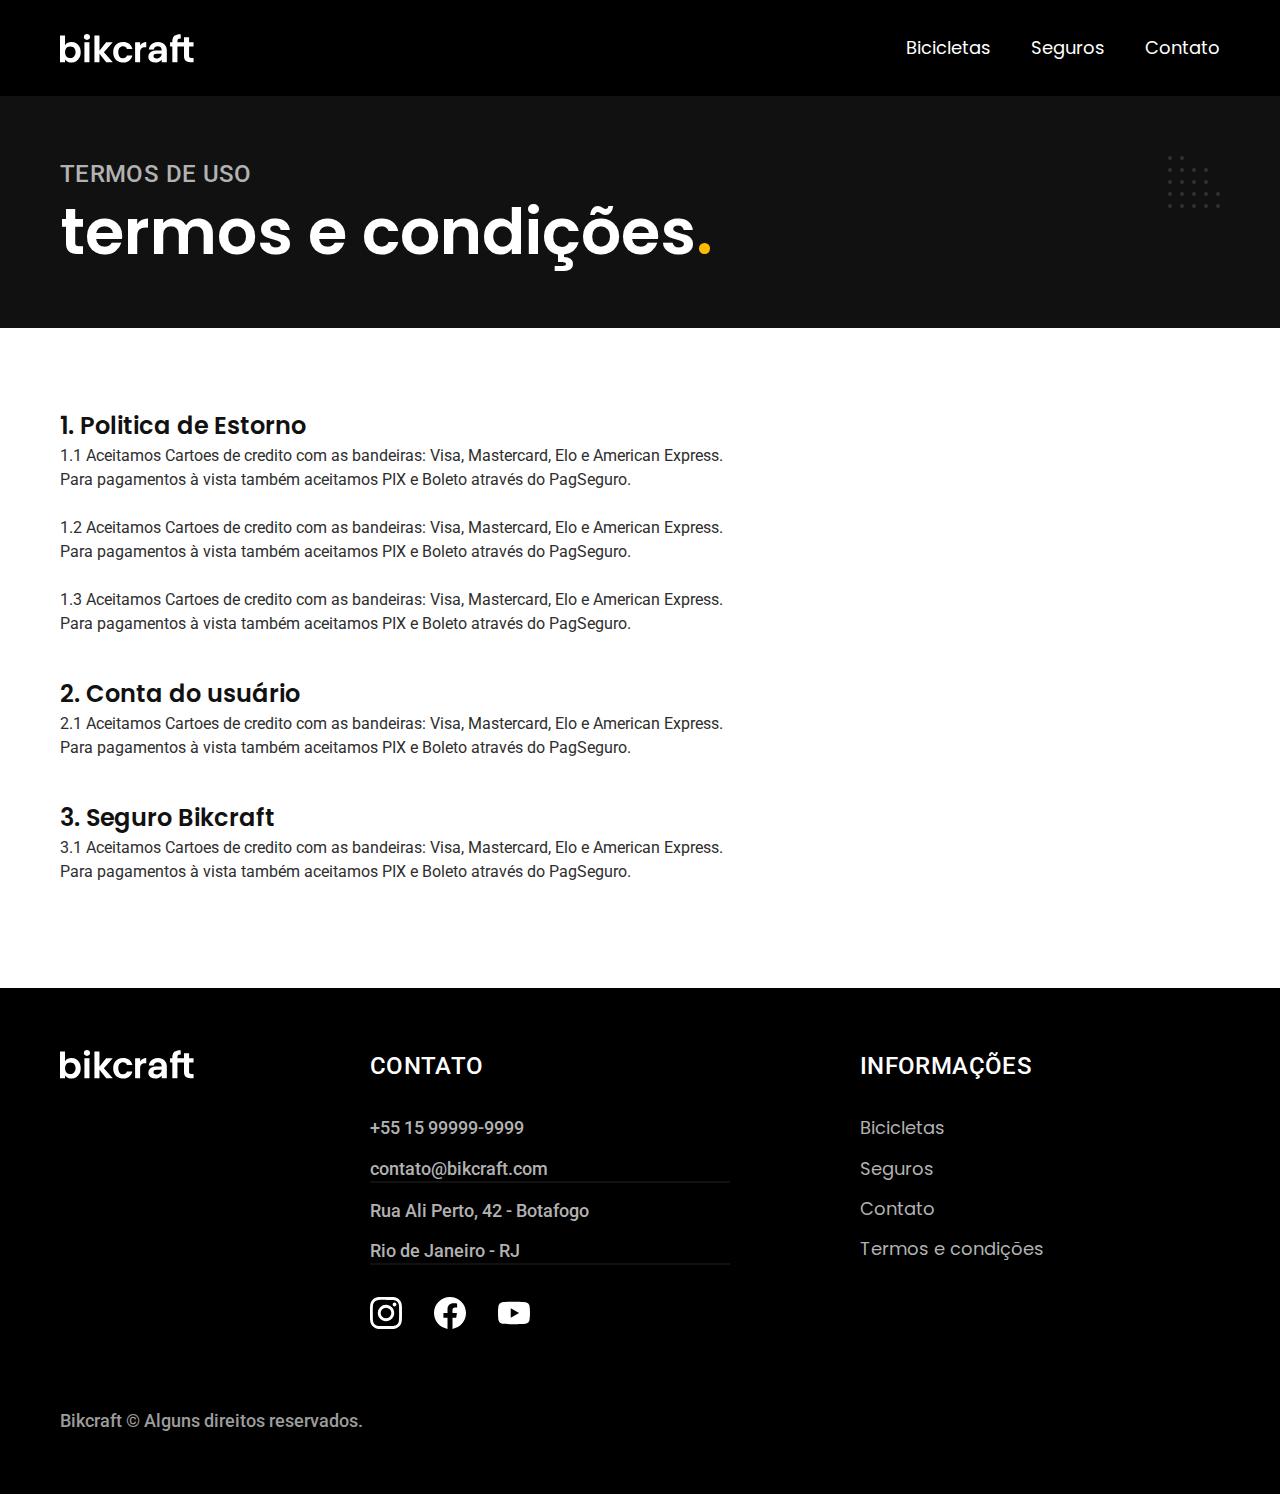
<file: termos.html>
<!DOCTYPE html>
<html lang="pt-br">
<head>
    <meta charset="UTF-8">
    <meta http-equiv="X-UA-Compatible" content="IE=edge">
    <meta name="viewport" content="width=device-width, initial-scale=1.0">
    <meta name="description" content="Termos e condições">
    <title>Termos e condições | Bikcraft</title>

    <link rel="preload" href="./css/style.min.css" as="style">
    <link rel="icon" href="./favicon.svg" type="image/svg+xml">
    <link rel="stylesheet" href="./css/style.min.css">

    <link rel="preconnect" href="https://fonts.googleapis.com">
    <link rel="preconnect" href="https://fonts.gstatic.com" crossorigin>
    <link rel="preconnect" href="https://fonts.googleapis.com">
    <link rel="preconnect" href="https://fonts.gstatic.com" crossorigin>
    <link href="https://fonts.googleapis.com/css2?family=Merriweather:ital,wght@1,900&family=Poppins:wght@400;600&family=Roboto:wght@400;500&display=swap" rel="stylesheet">

<script>document.documentElement.classList.add('js');</script>
</head>

<body>
    <header class="header__bg">
        <div class="header container">
            <a href="./">
                <img src="./img/bikcraft.svg" alt="">
            </a>
            <nav>
                <ul class="header__menu font__1__m cor__0">
                    <li><a href="./bicicletas.html">Bicicletas</a></li>
                    <li><a href="./seguro.html">Seguros</a></li>
                    <li><a href="./contato.html">Contato</a></li>
                </ul>
            </nav>
        </div>
    </header>

    <main>
        <div class="titulo__bg">
            <div class="titulo container">
                <p class="font__2__l__b cor__5">Termos de uso</p>
                <h1 class="font__1__xxl cor__0">termos e condições<span class="cor__p1">.</span> </h1>
            </div>
        </div>

        <div class="termos font__2__s cor__10 container">
            <h2 class="font__1__l cor__11"> 1. Politica de Estorno </h2>
            <p>1.1 Aceitamos Cartoes de credito com as bandeiras: Visa, Mastercard, Elo e American Express. Para pagamentos à vista também aceitamos PIX e Boleto através do PagSeguro.</p>

            <p>1.2 Aceitamos Cartoes de credito com as bandeiras: Visa, Mastercard, Elo e American Express. Para pagamentos à vista também aceitamos PIX e Boleto através do PagSeguro.</p>

            <p>1.3 Aceitamos Cartoes de credito com as bandeiras: Visa, Mastercard, Elo e American Express. Para pagamentos à vista também aceitamos PIX e Boleto através do PagSeguro.</p>

            <h2 class="font__1__l cor__11"> 2. Conta do usuário </h2>  
            
            <p>2.1 Aceitamos Cartoes de credito com as bandeiras: Visa, Mastercard, Elo e American Express. Para pagamentos à vista também aceitamos PIX e Boleto através do PagSeguro.</p>

            <h2 class="font__1__l cor__11"> 3. Seguro Bikcraft </h2>  
            
            <p>3.1 Aceitamos Cartoes de credito com as bandeiras: Visa, Mastercard, Elo e American Express. Para pagamentos à vista também aceitamos PIX e Boleto através do PagSeguro.</p>
        </div>
    </main>

    <footer class="footer__bg">
        <div class="footer container">
            <img src="./img/bikcraft.svg" alt="">

            <div class="footer__contato">
                <h3 class="font__2__l__b cor__0">Contato</h3>

                <ul class="font__2__m cor__5">
                    <li><a href="tel:+5515999999999">+55 15 99999-9999</a></li>

                    <li><a href="mailto:contato@bikcraft.com">contato@bikcraft.com</a></li>

                    <li>Rua Ali Perto, 42 - Botafogo</li>
                    <li>Rio de Janeiro - RJ</li>
                </ul>

                <div class="footer__redes">
                    <a href="./">
                        <img src="./img/redes/instagram.svg" alt="instagram">
                    </a>

                    <a href="./">
                        <img src="./img/redes/facebook.svg" alt="instagram">
                    </a>

                    <a href="./">
                        <img src="./img/redes/youtube.svg" alt="instagram">
                    </a>
                </div>
            </div>

            <div class="footer__informacoes">
                <h3 class="font__2__l__b cor__0">Informações</h3>

                <nav>
                    <ul class="font__1__m cor__5">
                        <li><a href="./bicicletas.html">Bicicletas</a></li>
                        <li><a href="./seguro.html">Seguros</a></li>
                        <li><a href="./contato.html">Contato</a></li>
                        <li><a href="./termos.html">Termos e condições</a></li>
                    </ul>
                </nav>
            </div>

            <p class="footer__copy font__2__m cor__6">Bikcraft © Alguns direitos reservados.</p>
        </div>
    </footer>
<script src="./js/script.js"></script>
</body>
</html>
</file>
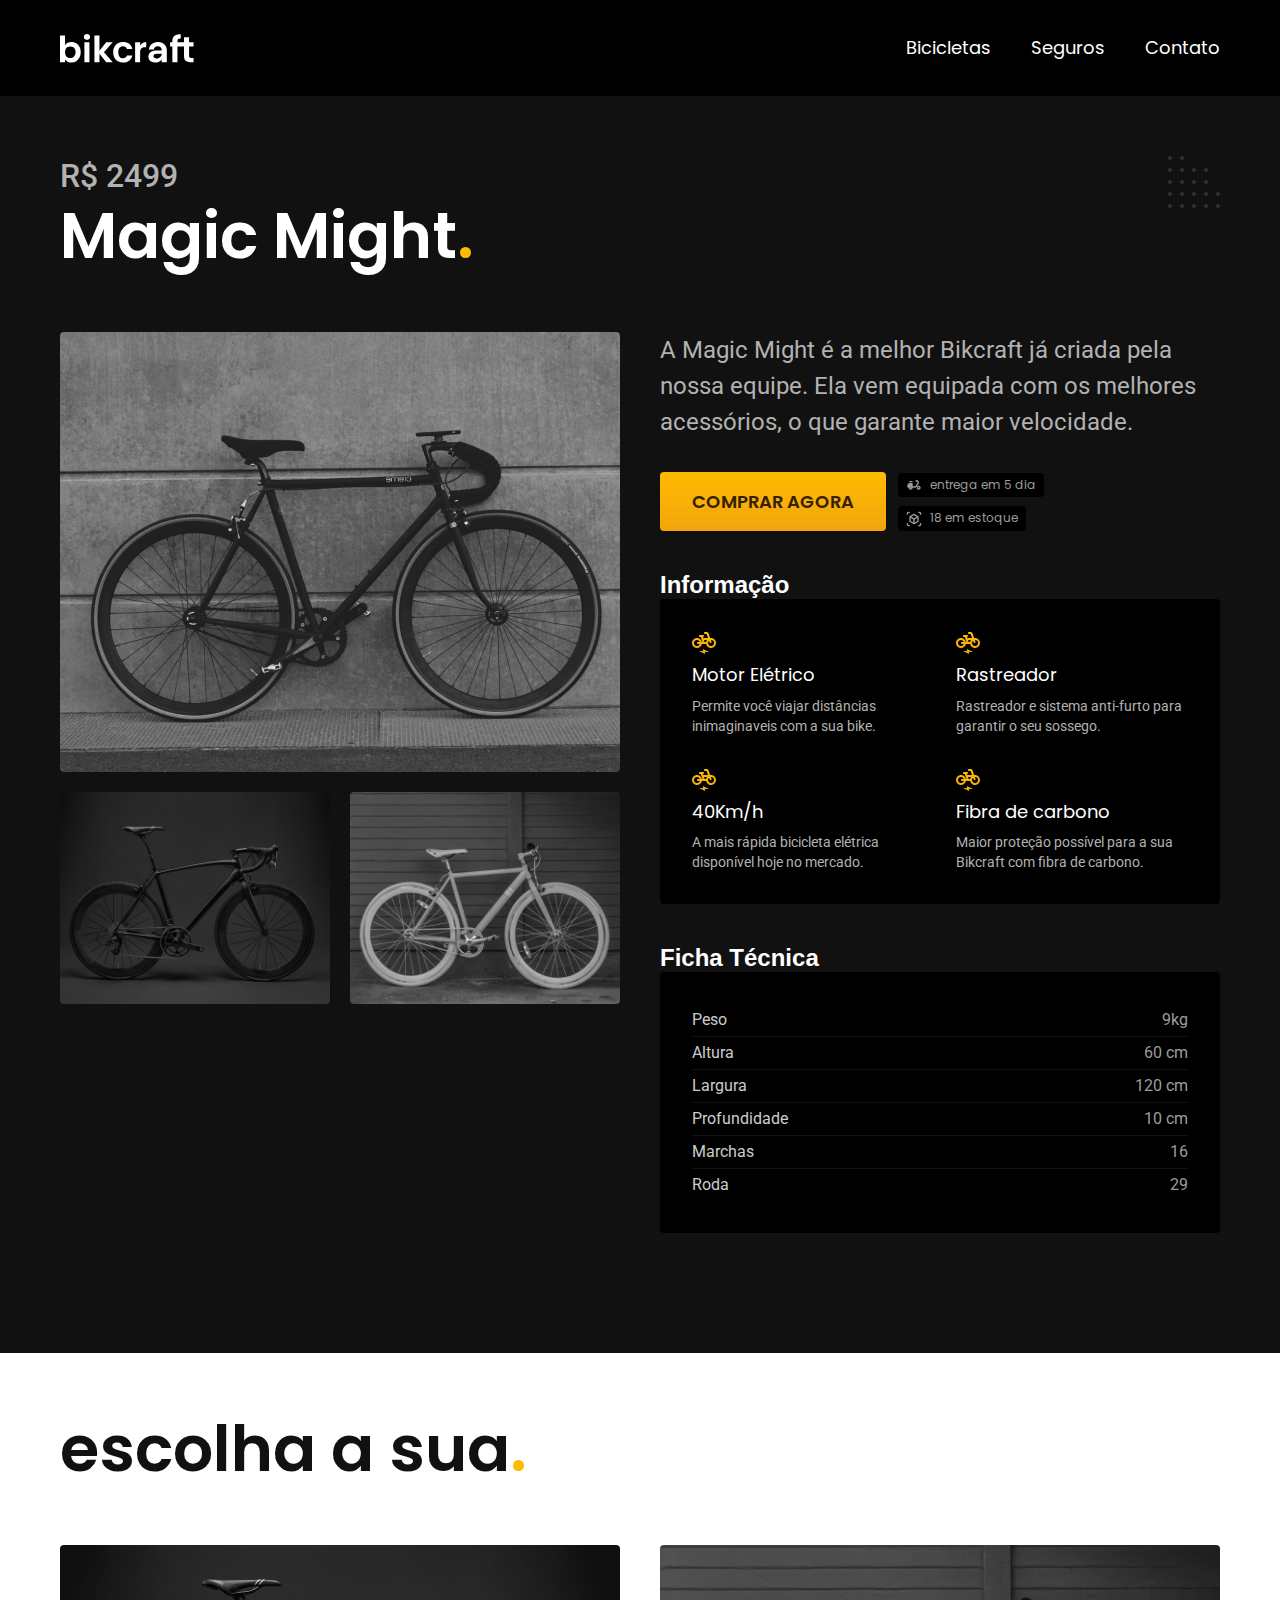
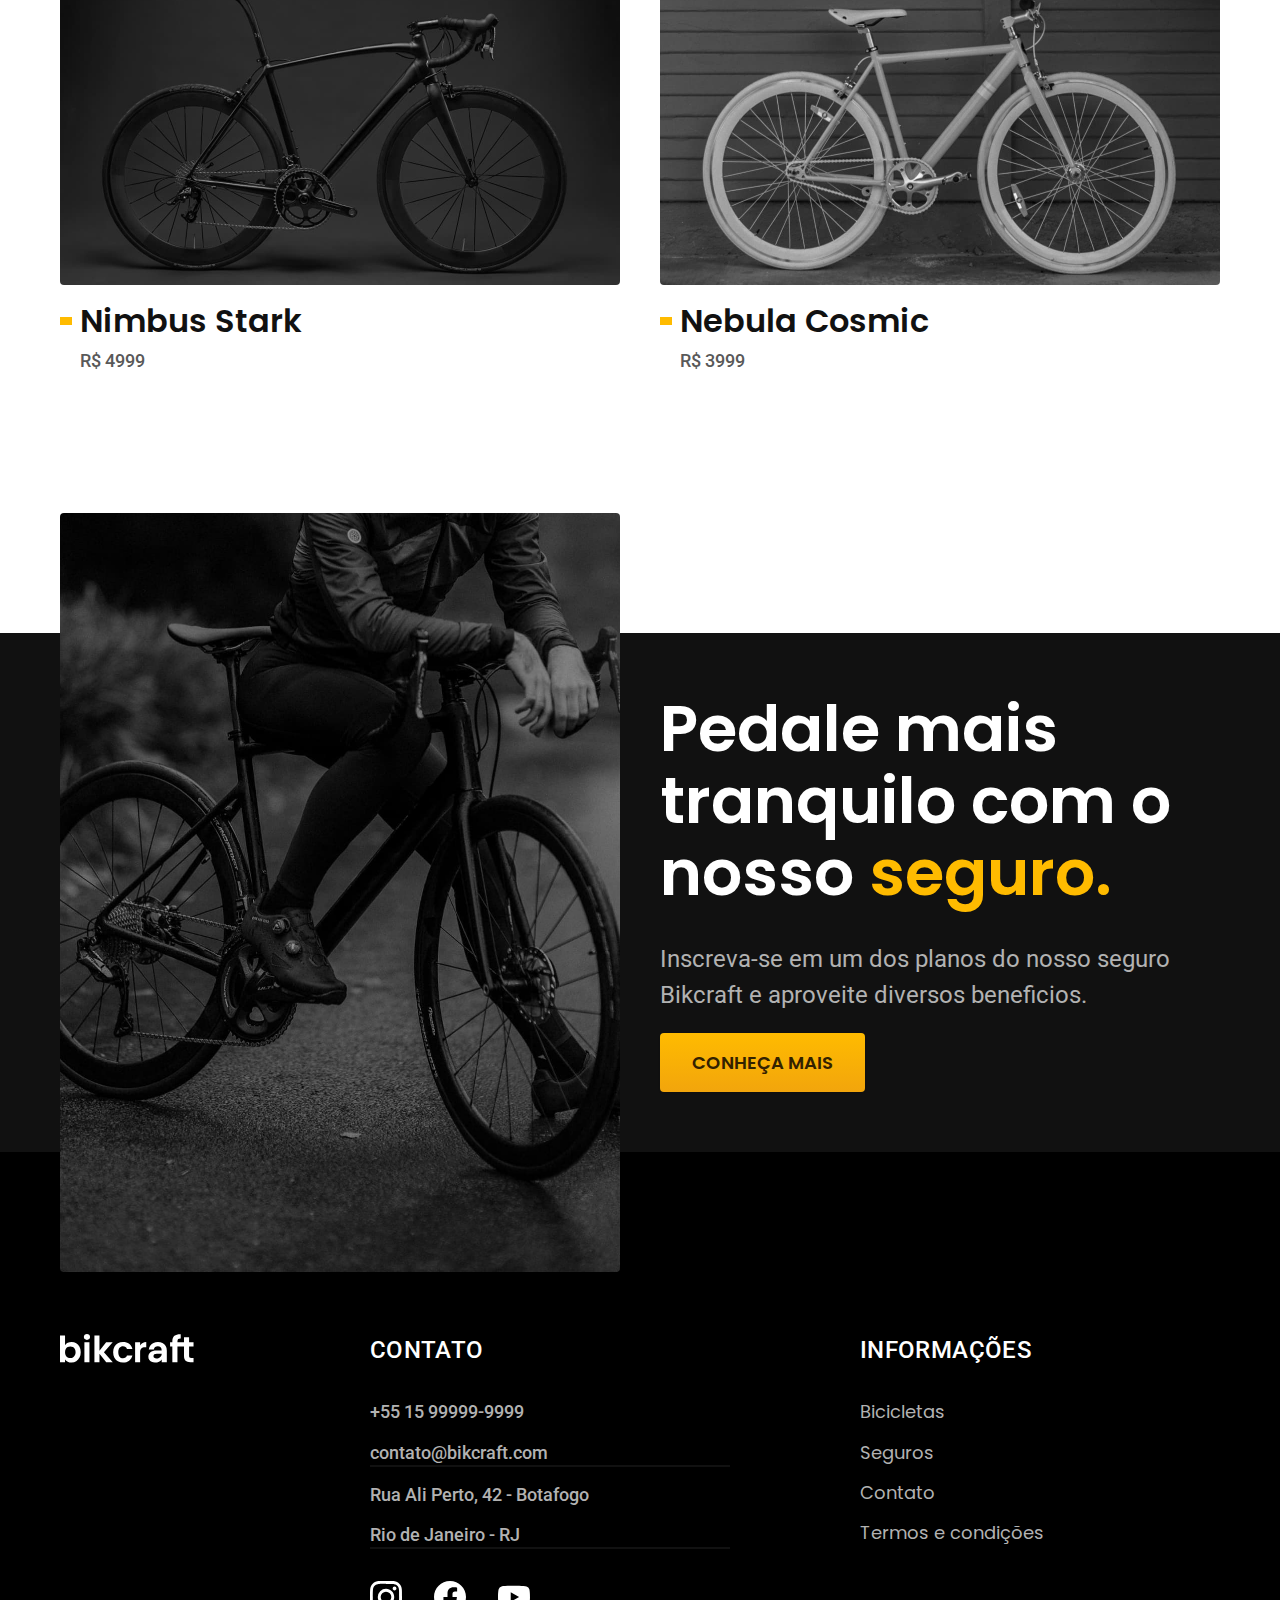
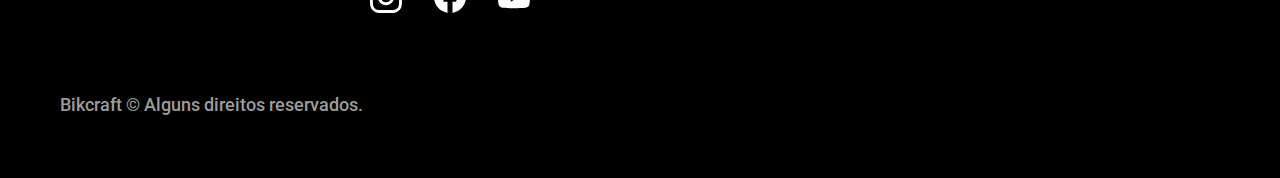
<file: bicicletas/magic.html>
<!DOCTYPE html>
<html lang="pt-br">
<head>
    <meta charset="UTF-8">
    <meta http-equiv="X-UA-Compatible" content="IE=edge">
    <meta name="viewport" content="width=device-width, initial-scale=1.0">
    <meta name="description" content="Termos e condições">
    <title>Magic | Bikcraft</title>

    <link rel="stylesheet" href="../css/style.min.css">
    <link rel="icon" href="../favicon.svg" type="image/svg+xml">

    <link rel="preconnect" href="https://fonts.googleapis.com">
    <link rel="preconnect" href="https://fonts.gstatic.com" crossorigin>
    <link rel="preconnect" href="https://fonts.googleapis.com">
    <link rel="preconnect" href="https://fonts.gstatic.com" crossorigin>
    <link href="https://fonts.googleapis.com/css2?family=Merriweather:ital,wght@1,900&family=Poppins:wght@400;600&family=Roboto:wght@400;500&display=swap" rel="stylesheet">

<script>document.documentElement.classList.add('js');</script>
</head>

<body id="bicicleta">
  <header class="header__bg">
      <div class="header container">
          <a href="../">
              <img src="../img/bikcraft.svg" alt="">
          </a>
          <nav>
              <ul class="header__menu font__1__m cor__0">
                  <li><a href="../bicicletas.html">Bicicletas</a></li>
                  <li><a href="../seguro.html">Seguros</a></li>
                  <li><a href="../contato.html">Contato</a></li>
              </ul>
          </nav>
      </div>
  </header>

  <main  class="titulo__bg">
      <div>
          <div class="titulo container">
              <p class="font__2__xl cor__5">R$ 2499</p>
              <h1 class="font__1__xxl cor__0">Magic Might<span class="cor__p1">.</span> </h1>
          </div>
      </div>

      <div class="bicicleta container">
          <div class="bicicleta__img">
            <img src="../img/bicicleta/nimbus2.jpg" alt="">
            <img src="../img/bicicleta/nimbus1.jpg" alt="">
            <img src="../img/bicicleta/nimbus3.jpg" alt="">
          </div>

          <div class="bicicleta__conteudo">
            <p class="font__2__l cor__5">A Magic Might é a melhor Bikcraft já criada pela nossa equipe. Ela vem equipada com os melhores acessórios, o que garante maior velocidade.</p>

            <div class="bicicleta__comprar">
              <a class="botao" href="../orcamento.html?tipo=bikcraft&produto=magic">
                Comprar Agora
              </a>

              <span class="font__1__xs cor__6">
                <img src="../img/icones/entrega.svg" alt="">
                entrega em 5 dia
              </span>

              <span class="font__1__xs cor__6">
                <img src="../img/icones/estoque.svg" alt="">
                18 em estoque
              </span>
            </div>

            <h2 class="font__1_-xs cor__0">Informação</h2>
            <ul class="bicicleta__informacoes">
              <li>
                <img src="../img/icones/eletrica.svg" alt="">
                <h3 class="font__1__m cor__0">Motor Elétrico</h3>
                <p class="font__2__xs cor__5">Permite você viajar distâncias inimaginaveis com a sua bike. </p>
              </li>

              <li>
                <img src="../img/icones/eletrica.svg" alt="">
                <h3 class="font__1__m cor__0">Rastreador</h3>
                <p class="font__2__xs cor__5">Rastreador e sistema anti-furto para garantir o seu sossego.</p>
              </li>

              <li>
                <img src="../img/icones/eletrica.svg" alt="">
                <h3 class="font__1__m cor__0">40Km/h</h3>
                <p class="font__2__xs cor__5">A mais rápida bicicleta elétrica disponível hoje no mercado.</p>
              </li>

              <li>
                <img src="../img/icones/eletrica.svg" alt="">
                <h3 class="font__1__m cor__0">Fibra de carbono</h3>
                <p class="font__2__xs cor__5">Maior proteção possível para a sua Bikcraft com fibra de carbono.</p>
              </li>
            </ul>

            <h2 class="font__1_-xs cor__0">Ficha Técnica</h2>
            <ul class="bicicleta__ficha font__2__s cor__4">
              <li>Peso <span>9kg</span></li>
              <li>Altura <span>60 cm</span></li>
              <li>Largura <span>120 cm</span></li>
              <li>Profundidade <span>10 cm</span></li>
              <li>Marchas <span>16</span></li>
              <li>Roda <span>29</span></li>
            </ul>
          </div>
      </div>
  </main>

  <article class="bicicletas__lista container">
    <h2 class="font__1__xxl">escolha a sua<span class="cor__p1">.</span></h2>

    <ul>
        <li>
            <a href="./nimbus.html">
                <img src="../img/bicicletas/nimbus.jpg" alt="Bicicleta preta">
                <h3 class="font__1__xl">Nimbus Stark</h3>
                <span class="font__2__m cor__8">R$ 4999</span>
            </a>
        </li>

        <li>
            <a href="./nebula.html">
                <img src="../img/bicicletas/nebula.jpg" alt="Bicicleta preta">
                <h3 class="font__1__xl">Nebula Cosmic</h3>
                <span class="font__2__m cor__8">R$ 3999</span>
            </a>
        </li>
    </ul>
</article>

<article class="seguro__bg">
  <div class="seguro container">
    <div class="seguro__img">
      <img src="../img/fotos/seguros.jpg" alt="">
    </div>

    <div class="seguro__conteudo">
      <h2 class="font__1__xxl cor__0">Pedale mais tranquilo com o nosso <span class="cor__p1">seguro.</span></h2>

      <p class="font__2__l cor__5">Inscreva-se em um dos planos do nosso seguro Bikcraft e aproveite diversos beneficios.</p>

      <a class="botao" href="../seguro.html">Conheça Mais</a>
    </div>
  </div>
</article>

  <footer class="footer__bg">
      <div class="footer container">
          <img src="../img/bikcraft.svg" alt="">

          <div class="footer__contato">
              <h3 class="font__2__l__b cor__0">Contato</h3>

              <ul class="font__2__m cor__5">
                  <li><a href="tel:+5515999999999">+55 15 99999-9999</a></li>

                  <li><a href="mailto:contato@bikcraft.com">contato@bikcraft.com</a></li>

                  <li>Rua Ali Perto, 42 - Botafogo</li>
                  <li>Rio de Janeiro - RJ</li>
              </ul>

              <div class="footer__redes">
                  <a href="../">
                      <img src="../img/redes/instagram.svg" alt="instagram">
                  </a>

                  <a href="../">
                      <img src="../img/redes/facebook.svg" alt="instagram">
                  </a>

                  <a href="../">
                      <img src="../img/redes/youtube.svg" alt="instagram">
                  </a>
              </div>
          </div>

          <div class="footer__informacoes">
              <h3 class="font__2__l__b cor__0">Informações</h3>

              <nav>
                  <ul class="font__1__m cor__5">
                      <li><a href="../bicicletas.html">Bicicletas</a></li>
                      <li><a href="../seguro.html">Seguros</a></li>
                      <li><a href="../contato.html">Contato</a></li>
                      <li><a href="../termos.html">Termos e condições</a></li>
                  </ul>
              </nav>
          </div>

          <p class="footer__copy font__2__m cor__6">Bikcraft © Alguns direitos reservados.</p>
      </div>
  </footer>
<script src="../js/script.js"></script>
</body>
</html>
</file>
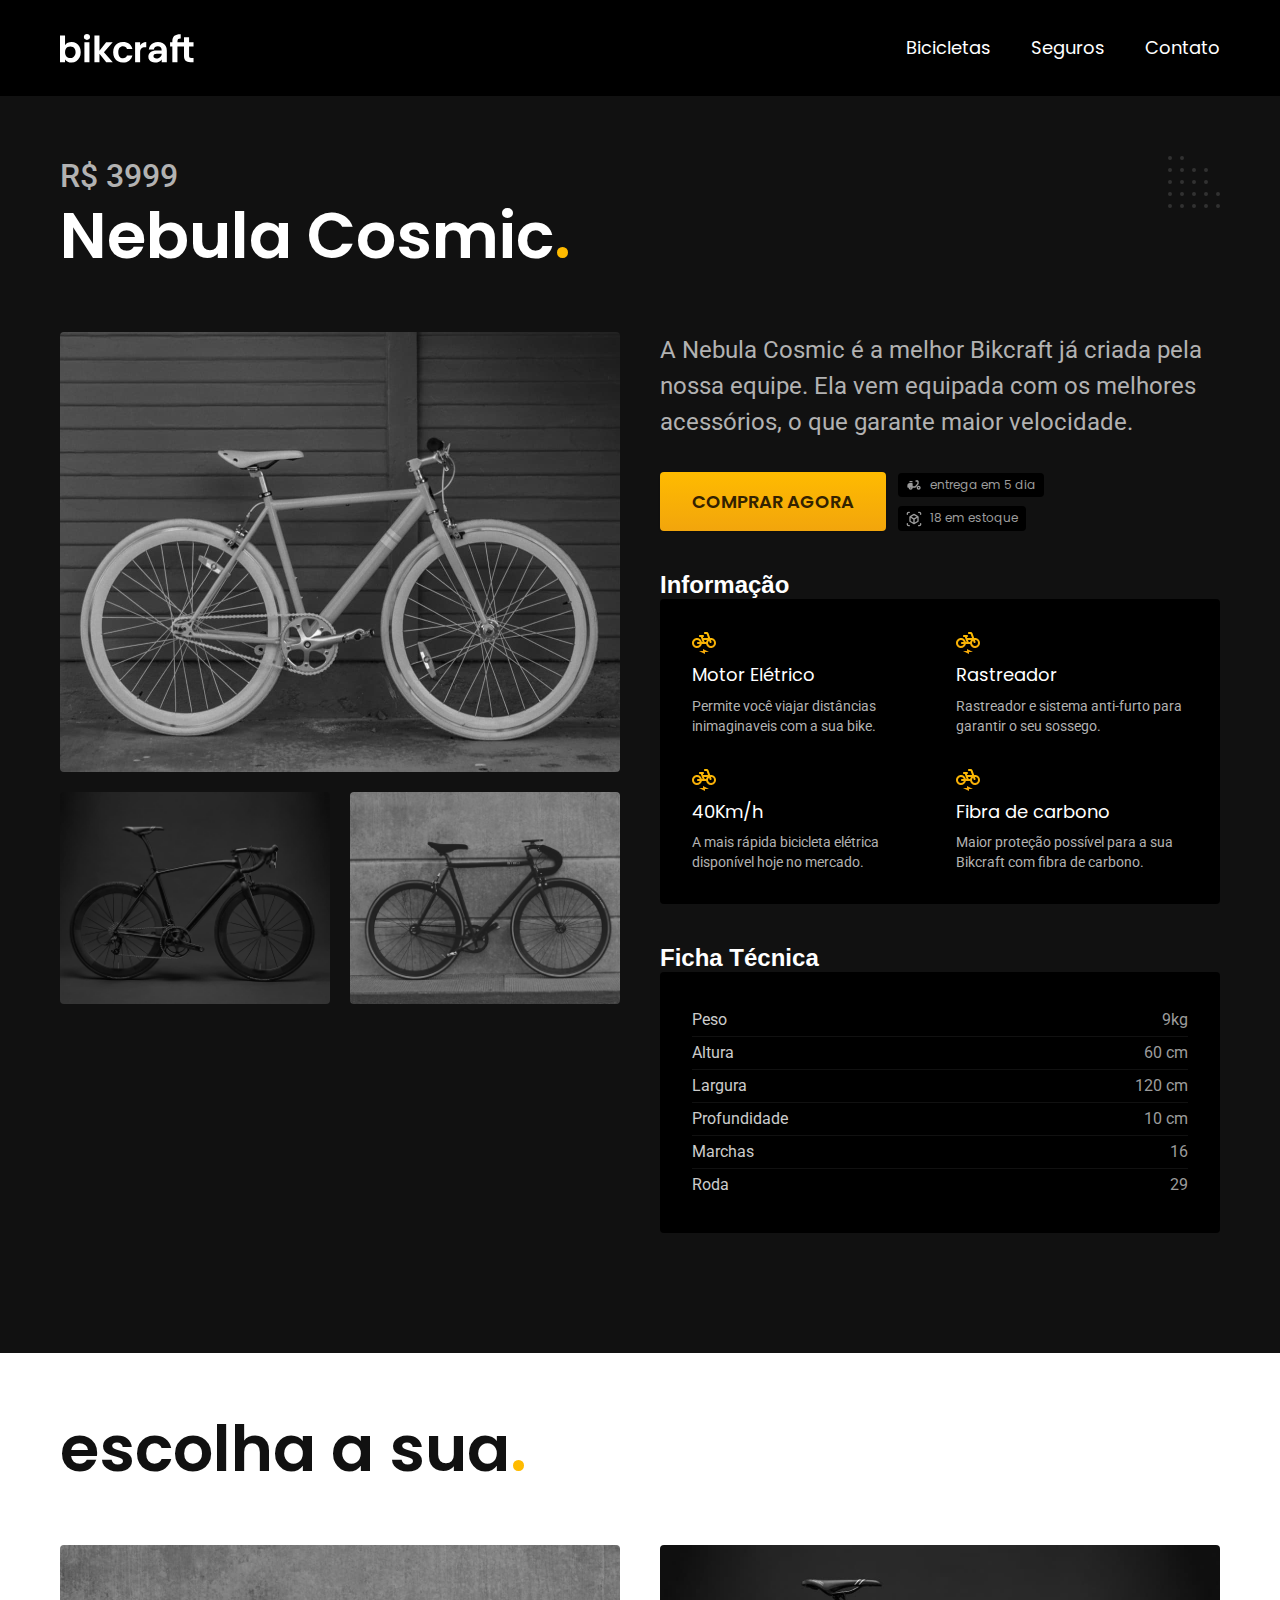
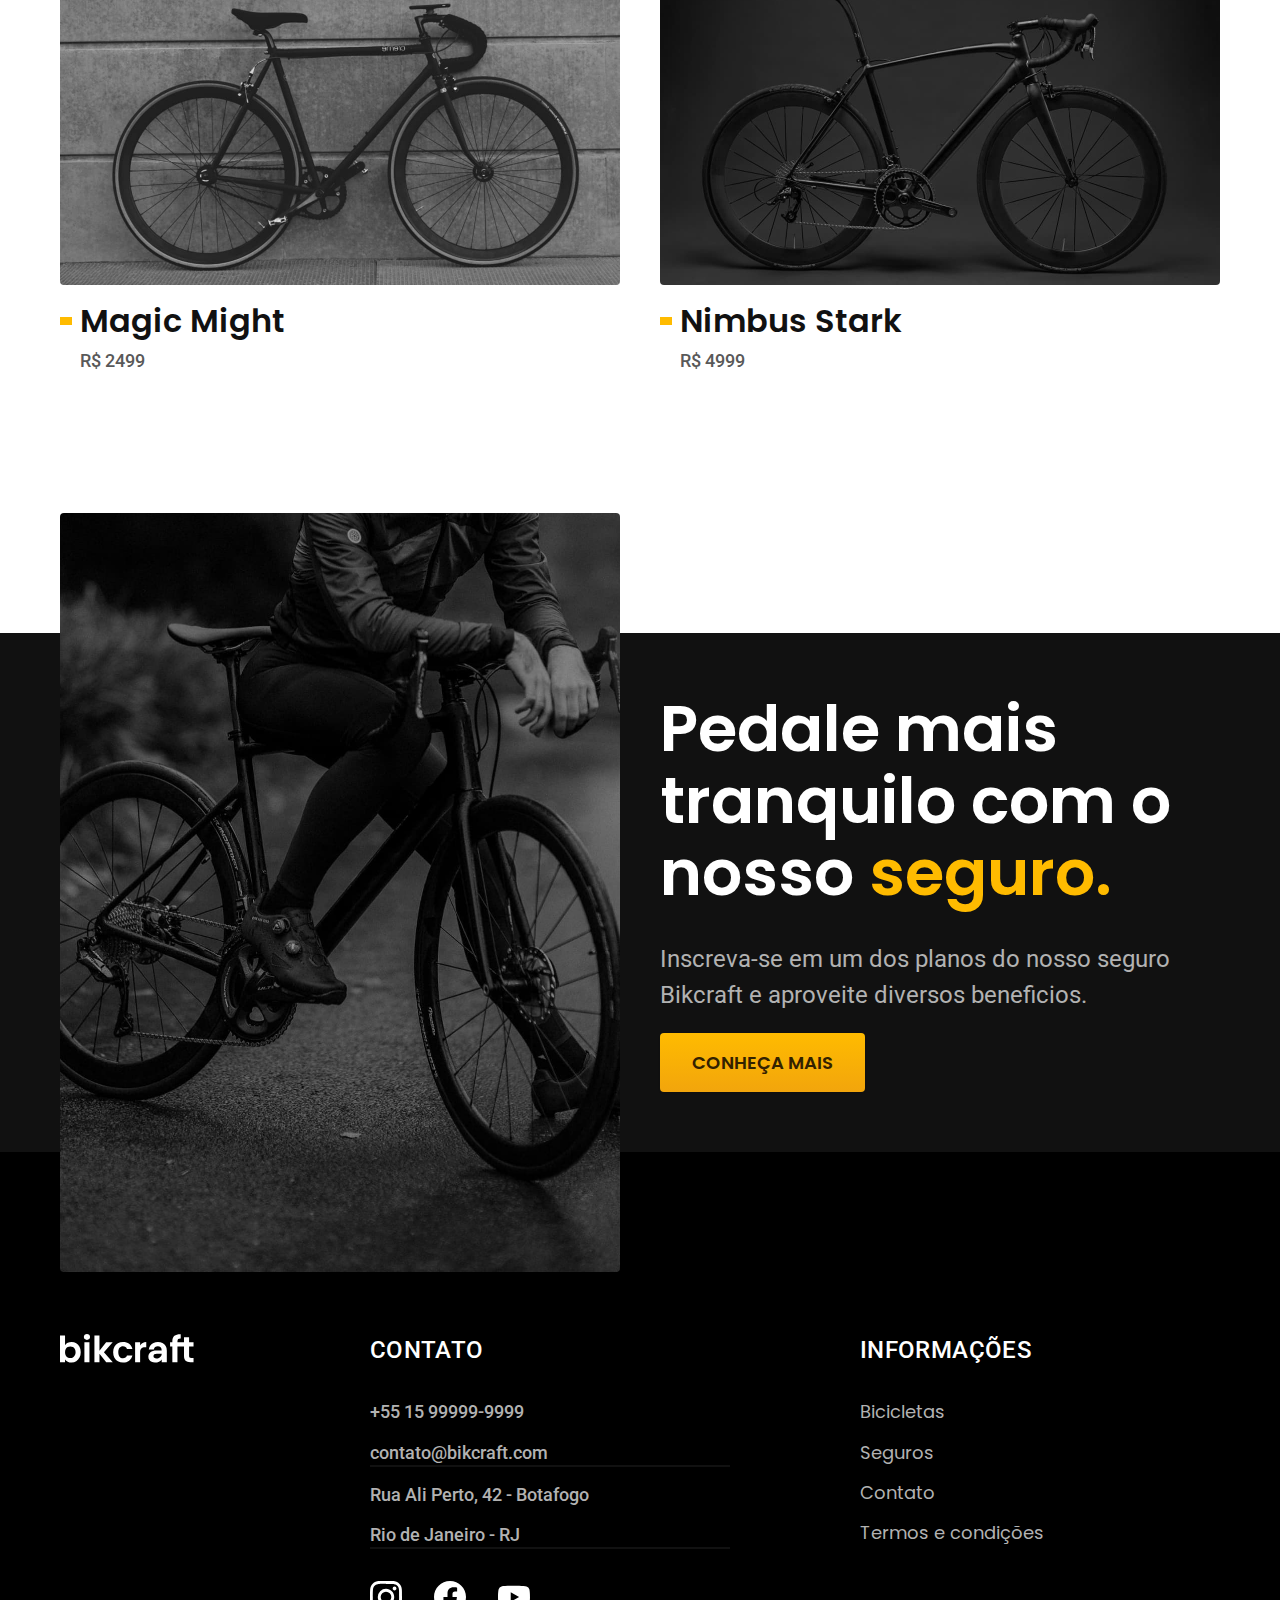
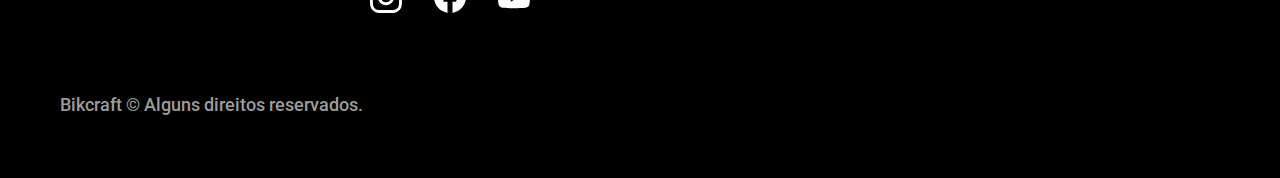
<file: bicicletas/nebula.html>
<!DOCTYPE html>
<html lang="pt-br">
<head>
    <meta charset="UTF-8">
    <meta http-equiv="X-UA-Compatible" content="IE=edge">
    <meta name="viewport" content="width=device-width, initial-scale=1.0">
    <meta name="description" content="Termos e condições">
    <title>Nebula | Bikcraft</title>

    <link rel="stylesheet" href="../css/style.min.css">
    <link rel="icon" href="../favicon.svg" type="image/svg+xml">

    <link rel="preconnect" href="https://fonts.googleapis.com">
    <link rel="preconnect" href="https://fonts.gstatic.com" crossorigin>
    <link rel="preconnect" href="https://fonts.googleapis.com">
    <link rel="preconnect" href="https://fonts.gstatic.com" crossorigin>
    <link href="https://fonts.googleapis.com/css2?family=Merriweather:ital,wght@1,900&family=Poppins:wght@400;600&family=Roboto:wght@400;500&display=swap" rel="stylesheet">

<script>document.documentElement.classList.add('js');</script>
</head>

<body id="bicicleta">
  <header class="header__bg">
      <div class="header container">
          <a href="../">
              <img src="../img/bikcraft.svg" alt="">
          </a>
          <nav>
              <ul class="header__menu font__1__m cor__0">
                  <li><a href="../bicicletas.html">Bicicletas</a></li>
                  <li><a href="../seguro.html">Seguros</a></li>
                  <li><a href="../contato.html">Contato</a></li>
              </ul>
          </nav>
      </div>
  </header>

  <main  class="titulo__bg">
      <div>
          <div class="titulo container">
              <p class="font__2__xl cor__5">R$ 3999</p>
              <h1 class="font__1__xxl cor__0">Nebula Cosmic<span class="cor__p1">.</span> </h1>
          </div>
      </div>

      <div class="bicicleta container">
          <div class="bicicleta__img">
            <img src="../img/bicicleta/nimbus3.jpg" alt="">
            <img src="../img/bicicleta/nimbus1.jpg" alt="">
            <img src="../img/bicicleta/nimbus2.jpg" alt="">
          </div>

          <div class="bicicleta__conteudo">
            <p class="font__2__l cor__5">A Nebula Cosmic é a melhor Bikcraft já criada pela nossa equipe. Ela vem equipada com os melhores acessórios, o que garante maior velocidade.</p>

            <div class="bicicleta__comprar">
              <a class="botao" href="../orcamento.html?tipo=bikcraft&produto=nebula">
                Comprar Agora
              </a>

              <span class="font__1__xs cor__6">
                <img src="../img/icones/entrega.svg" alt="">
                entrega em 5 dia</span>

              <span class="font__1__xs cor__6">
                <img src="../img/icones/estoque.svg" alt="">
                18 em estoque
              </span>
            </div>

            <h2 class="font__1_-xs cor__0">Informação</h2>
            <ul class="bicicleta__informacoes">
              <li>
                <img src="../img/icones/eletrica.svg" alt="">
                <h3 class="font__1__m cor__0">Motor Elétrico</h3>
                <p class="font__2__xs cor__5">Permite você viajar distâncias inimaginaveis com a sua bike. </p>
              </li>

              <li>
                <img src="../img/icones/eletrica.svg" alt="">
                <h3 class="font__1__m cor__0">Rastreador</h3>
                <p class="font__2__xs cor__5">Rastreador e sistema anti-furto para garantir o seu sossego.</p>
              </li>

              <li>
                <img src="../img/icones/eletrica.svg" alt="">
                <h3 class="font__1__m cor__0">40Km/h</h3>
                <p class="font__2__xs cor__5">A mais rápida bicicleta elétrica disponível hoje no mercado.</p>
              </li>

              <li>
                <img src="../img/icones/eletrica.svg" alt="">
                <h3 class="font__1__m cor__0">Fibra de carbono</h3>
                <p class="font__2__xs cor__5">Maior proteção possível para a sua Bikcraft com fibra de carbono.</p>
              </li>
            </ul>

            <h2 class="font__1_-xs cor__0">Ficha Técnica</h2>
            <ul class="bicicleta__ficha font__2__s cor__4">
              <li>Peso <span>9kg</span></li>
              <li>Altura <span>60 cm</span></li>
              <li>Largura <span>120 cm</span></li>
              <li>Profundidade <span>10 cm</span></li>
              <li>Marchas <span>16</span></li>
              <li>Roda <span>29</span></li>
            </ul>
          </div>
      </div>
  </main>

  <article class="bicicletas__lista container">
    <h2 class="font__1__xxl">escolha a sua<span class="cor__p1">.</span></h2>

    <ul>
        <li>
            <a href="./magic.html">
                <img src="../img/bicicletas/magic.jpg" alt="Bicicleta preta">
                <h3 class="font__1__xl">Magic Might</h3>
                <span class="font__2__m cor__8">R$ 2499</span>
            </a>
        </li>

        <li>
            <a href="./nimbus.html">
                <img src="../img/bicicletas/nimbus.jpg" alt="Bicicleta preta">
                <h3 class="font__1__xl">Nimbus Stark</h3>
                <span class="font__2__m cor__8">R$ 4999</span>
            </a>
        </li>
    </ul>
</article>

<article class="seguro__bg">
  <div class="seguro container">
    <div class="seguro__img">
      <img src="../img/fotos/seguros.jpg" alt="">
    </div>

    <div class="seguro__conteudo">
      <h2 class="font__1__xxl cor__0">Pedale mais tranquilo com o nosso <span class="cor__p1">seguro.</span></h2>

      <p class="font__2__l cor__5">Inscreva-se em um dos planos do nosso seguro Bikcraft e aproveite diversos beneficios.</p>

      <a class="botao" href="../seguro.html">Conheça Mais</a>
    </div>
  </div>
</article>

  <footer class="footer__bg">
      <div class="footer container">
          <img src="../img/bikcraft.svg" alt="">

          <div class="footer__contato">
              <h3 class="font__2__l__b cor__0">Contato</h3>

              <ul class="font__2__m cor__5">
                  <li><a href="tel:+5515999999999">+55 15 99999-9999</a></li>

                  <li><a href="mailto:contato@bikcraft.com">contato@bikcraft.com</a></li>

                  <li>Rua Ali Perto, 42 - Botafogo</li>
                  <li>Rio de Janeiro - RJ</li>
              </ul>

              <div class="footer__redes">
                  <a href="../">
                      <img src="../img/redes/instagram.svg" alt="instagram">
                  </a>

                  <a href="../">
                      <img src="../img/redes/facebook.svg" alt="instagram">
                  </a>

                  <a href="../">
                      <img src="../img/redes/youtube.svg" alt="instagram">
                  </a>
              </div>
          </div>

          <div class="footer__informacoes">
              <h3 class="font__2__l__b cor__0">Informações</h3>

              <nav>
                  <ul class="font__1__m cor__5">
                      <li><a href="../bicicletas.html">Bicicletas</a></li>
                      <li><a href="../seguro.html">Seguros</a></li>
                      <li><a href="../contato.html">Contato</a></li>
                      <li><a href="../termos.html">Termos e condições</a></li>
                  </ul>
              </nav>
          </div>

          <p class="footer__copy font__2__m cor__6">Bikcraft © Alguns direitos reservados.</p>
      </div>
  </footer>
<script src="../js/script.js"></script>
</body>
</html>
</file>
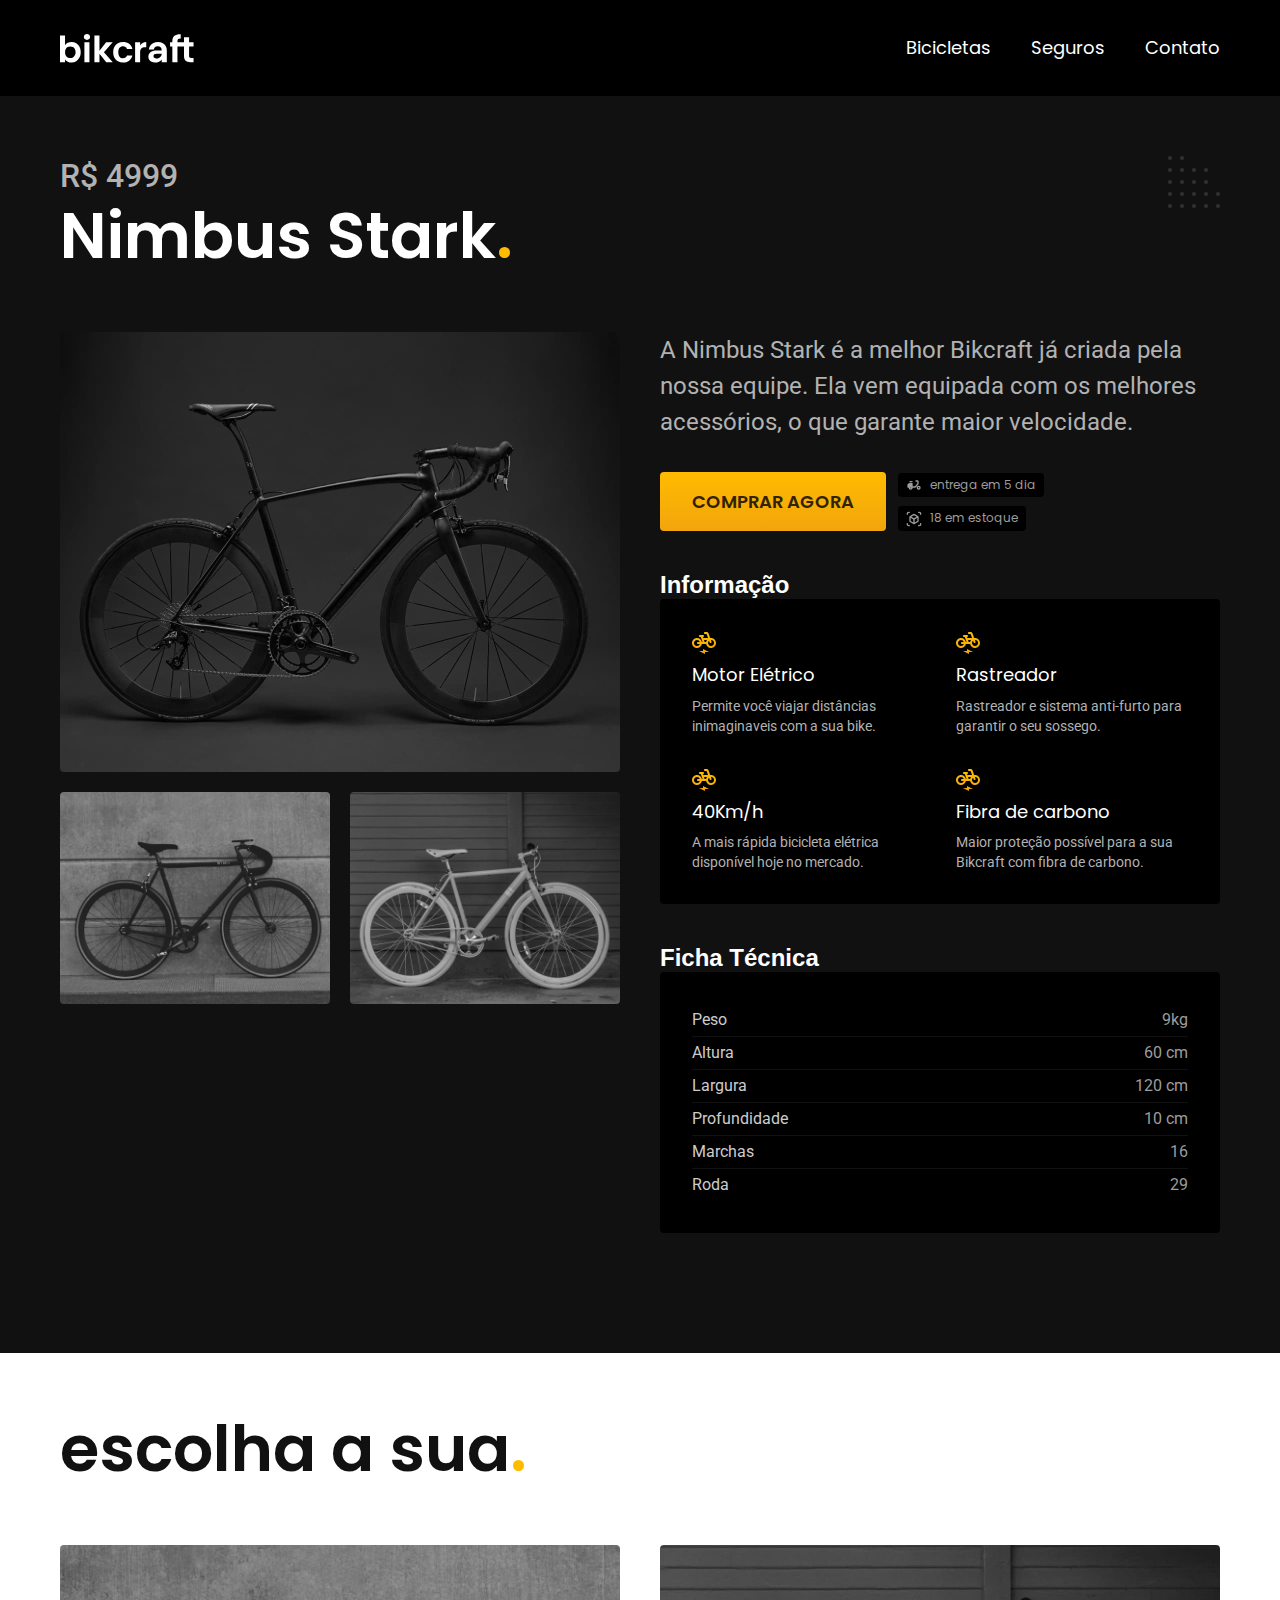
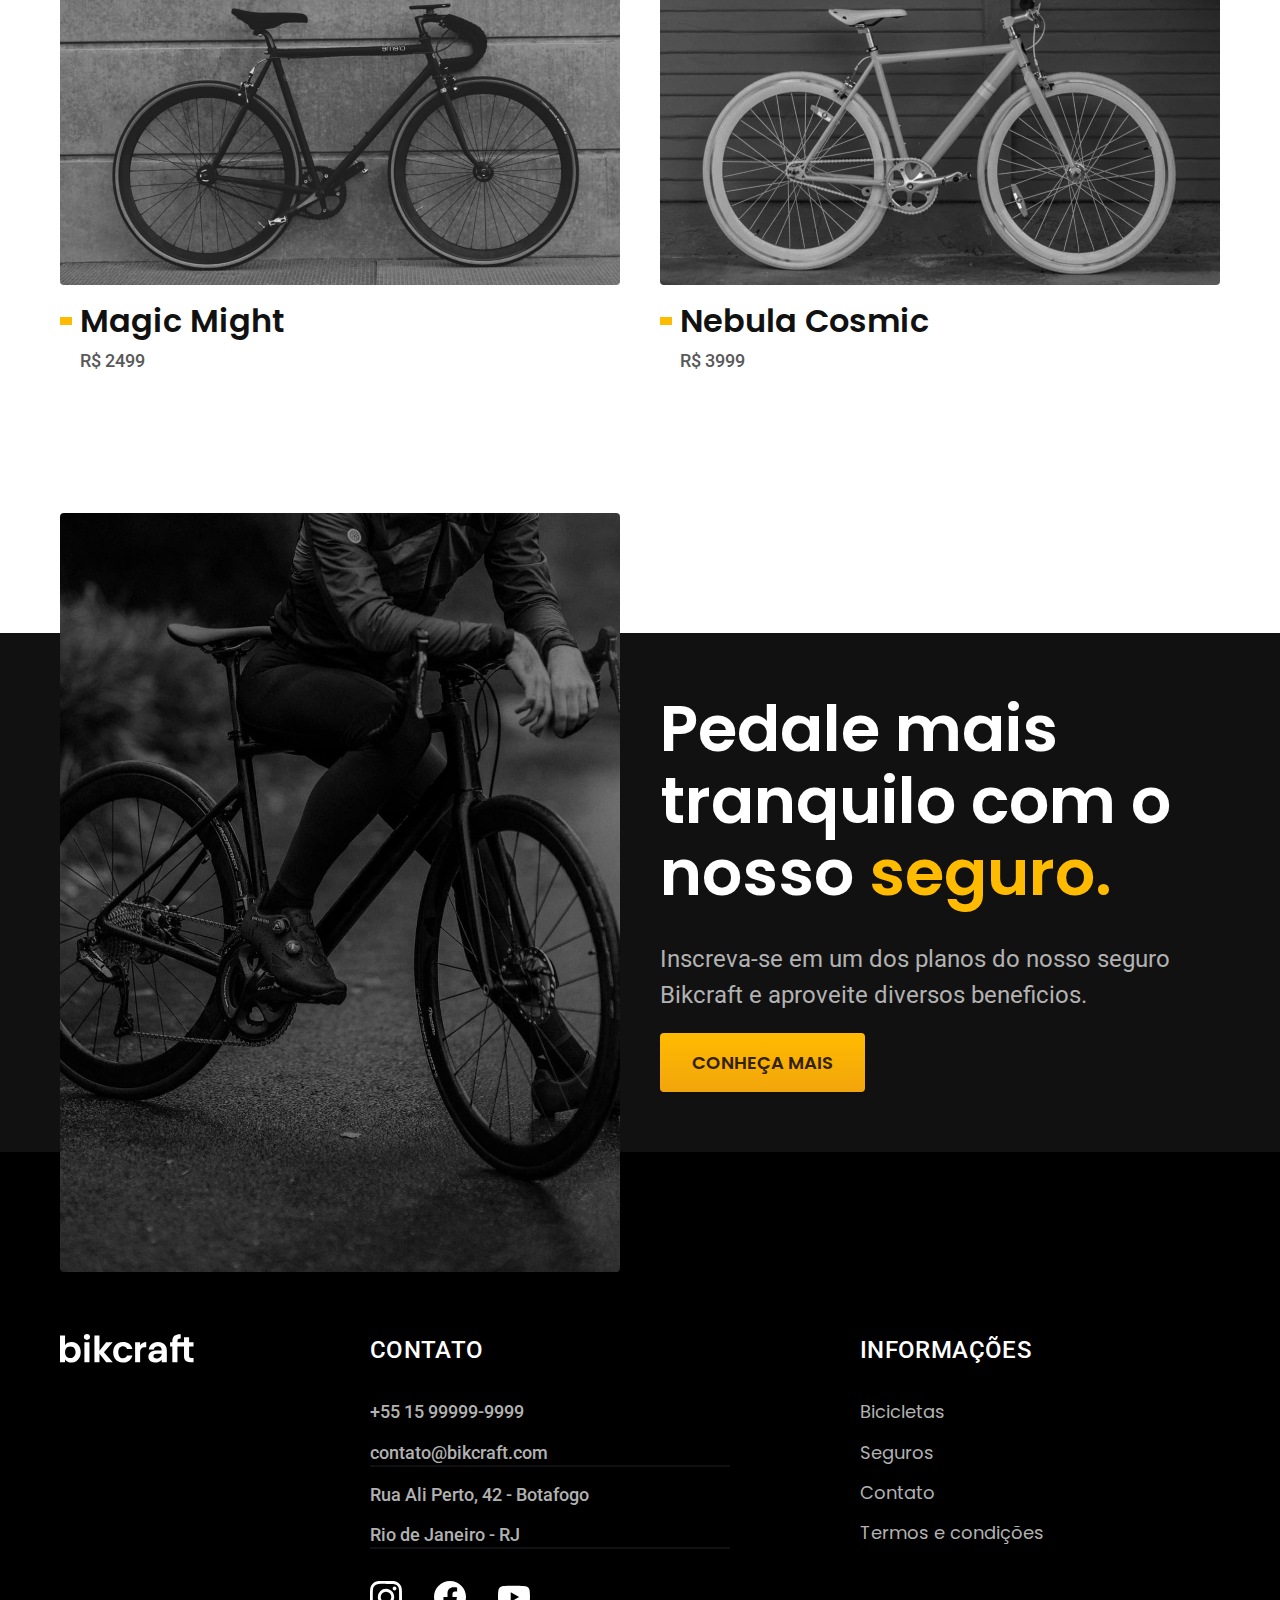
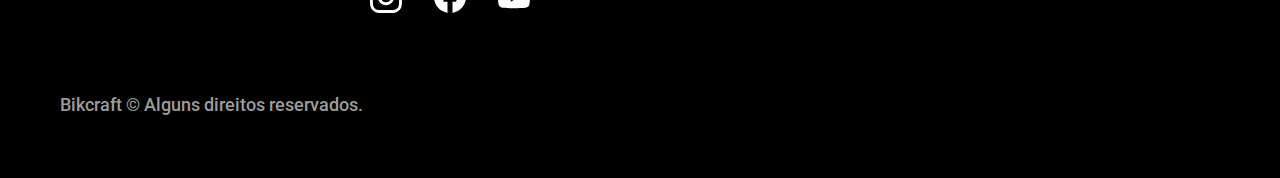
<file: bicicletas/nimbus.html>
<!DOCTYPE html>
<html lang="pt-br">
<head>
    <meta charset="UTF-8">
    <meta http-equiv="X-UA-Compatible" content="IE=edge">
    <meta name="viewport" content="width=device-width, initial-scale=1.0">
    <meta name="description" content="Termos e condições">
    <title>Nimbus | Bikcraft</title>

    <link rel="stylesheet" href="../css/style.min.css">
    <link rel="icon" href="../favicon.svg" type="image/svg+xml">

    <link rel="preconnect" href="https://fonts.googleapis.com">
    <link rel="preconnect" href="https://fonts.gstatic.com" crossorigin>
    <link rel="preconnect" href="https://fonts.googleapis.com">
    <link rel="preconnect" href="https://fonts.gstatic.com" crossorigin>
    <link href="https://fonts.googleapis.com/css2?family=Merriweather:ital,wght@1,900&family=Poppins:wght@400;600&family=Roboto:wght@400;500&display=swap" rel="stylesheet">

<script>document.documentElement.classList.add('js');</script>
</head>

<body id="bicicleta">
  <header class="header__bg">
      <div class="header container">
          <a href="../">
              <img src="../img/bikcraft.svg" alt="">
          </a>
          <nav>
              <ul class="header__menu font__1__m cor__0">
                  <li><a href="../bicicletas.html">Bicicletas</a></li>
                  <li><a href="../seguro.html">Seguros</a></li>
                  <li><a href="../contato.html">Contato</a></li>
              </ul>
          </nav>
      </div>
  </header>

  <main  class="titulo__bg">
      <div>
          <div class="titulo container">
              <p class="font__2__xl cor__5">R$ 4999</p>
              <h1 class="font__1__xxl cor__0">Nimbus Stark<span class="cor__p1">.</span> </h1>
          </div>
      </div>

      <div class="bicicleta container">
          <div class="bicicleta__img">
            <img src="../img/bicicleta/nimbus1.jpg" alt="">
            <img src="../img/bicicleta/nimbus2.jpg" alt="">
            <img src="../img/bicicleta/nimbus3.jpg" alt="">
          </div>

          <div class="bicicleta__conteudo">
            <p class="font__2__l cor__5">A Nimbus Stark é a melhor Bikcraft já criada pela nossa equipe. Ela vem equipada com os melhores acessórios, o que garante maior velocidade.</p>

            <div class="bicicleta__comprar">
              <a class="botao" href="../orcamento.html?tipo=bikcraft&produto=nimbus">
                Comprar Agora
              </a>

              <span class="font__1__xs cor__6">
                <img src="../img/icones/entrega.svg" alt="">
                entrega em 5 dia</span>

              <span class="font__1__xs cor__6">
                <img src="../img/icones/estoque.svg" alt="">
                18 em estoque
              </span>
            </div>

            <h2 class="font__1_-xs cor__0">Informação</h2>
            <ul class="bicicleta__informacoes">
              <li>
                <img src="../img/icones/eletrica.svg" alt="">
                <h3 class="font__1__m cor__0">Motor Elétrico</h3>
                <p class="font__2__xs cor__5">Permite você viajar distâncias inimaginaveis com a sua bike. </p>
              </li>

              <li>
                <img src="../img/icones/eletrica.svg" alt="">
                <h3 class="font__1__m cor__0">Rastreador</h3>
                <p class="font__2__xs cor__5">Rastreador e sistema anti-furto para garantir o seu sossego.</p>
              </li>

              <li>
                <img src="../img/icones/eletrica.svg" alt="">
                <h3 class="font__1__m cor__0">40Km/h</h3>
                <p class="font__2__xs cor__5">A mais rápida bicicleta elétrica disponível hoje no mercado.</p>
              </li>

              <li>
                <img src="../img/icones/eletrica.svg" alt="">
                <h3 class="font__1__m cor__0">Fibra de carbono</h3>
                <p class="font__2__xs cor__5">Maior proteção possível para a sua Bikcraft com fibra de carbono.</p>
              </li>
            </ul>

            <h2 class="font__1_-xs cor__0">Ficha Técnica</h2>
            <ul class="bicicleta__ficha font__2__s cor__4">
              <li>Peso <span>9kg</span></li>
              <li>Altura <span>60 cm</span></li>
              <li>Largura <span>120 cm</span></li>
              <li>Profundidade <span>10 cm</span></li>
              <li>Marchas <span>16</span></li>
              <li>Roda <span>29</span></li>
            </ul>
          </div>
      </div>
  </main>

  <article class="bicicletas__lista container">
    <h2 class="font__1__xxl">escolha a sua<span class="cor__p1">.</span></h2>

    <ul>
        <li>
            <a href="./magic.html">
                <img src="../img/bicicletas/magic.jpg" alt="Bicicleta preta">
                <h3 class="font__1__xl">Magic Might</h3>
                <span class="font__2__m cor__8">R$ 2499</span>
            </a>
        </li>

        <li>
            <a href="./nebula.html">
                <img src="../img/bicicletas/nebula.jpg" alt="Bicicleta preta">
                <h3 class="font__1__xl">Nebula Cosmic</h3>
                <span class="font__2__m cor__8">R$ 3999</span>
            </a>
        </li>
    </ul>
</article>

<article class="seguro__bg">
  <div class="seguro container">
    <div class="seguro__img">
      <img src="../img/fotos/seguros.jpg" alt="">
    </div>

    <div class="seguro__conteudo">
      <h2 class="font__1__xxl cor__0">Pedale mais tranquilo com o nosso <span class="cor__p1">seguro.</span></h2>

      <p class="font__2__l cor__5">Inscreva-se em um dos planos do nosso seguro Bikcraft e aproveite diversos beneficios.</p>

      <a class="botao" href="../seguro.html">Conheça Mais</a>
    </div>
  </div>
</article>

  <footer class="footer__bg">
      <div class="footer container">
          <img src="../img/bikcraft.svg" alt="">

          <div class="footer__contato">
              <h3 class="font__2__l__b cor__0">Contato</h3>

              <ul class="font__2__m cor__5">
                  <li><a href="tel:+5515999999999">+55 15 99999-9999</a></li>

                  <li><a href="mailto:contato@bikcraft.com">contato@bikcraft.com</a></li>

                  <li>Rua Ali Perto, 42 - Botafogo</li>
                  <li>Rio de Janeiro - RJ</li>
              </ul>

              <div class="footer__redes">
                  <a href="../">
                      <img src="../img/redes/instagram.svg" alt="instagram">
                  </a>

                  <a href="../">
                      <img src="../img/redes/facebook.svg" alt="instagram">
                  </a>

                  <a href="../">
                      <img src="../img/redes/youtube.svg" alt="instagram">
                  </a>
              </div>
          </div>

          <div class="footer__informacoes">
              <h3 class="font__2__l__b cor__0">Informações</h3>

              <nav>
                  <ul class="font__1__m cor__5">
                      <li><a href="../bicicletas.html">Bicicletas</a></li>
                      <li><a href="../seguro.html">Seguros</a></li>
                      <li><a href="../contato.html">Contato</a></li>
                      <li><a href="../termos.html">Termos e condições</a></li>
                  </ul>
              </nav>
          </div>

          <p class="footer__copy font__2__m cor__6">Bikcraft © Alguns direitos reservados.</p>
      </div>
  </footer>
<script src="../js/script.js"></script>
</body>
</html>
</file>
<file: css/style.min.css>
.header__bg{background-color:var(--cor__12)}.header{display:flex;justify-content:space-between;align-items:center;flex-wrap:wrap;gap:20px;padding-top:20px;padding-bottom:20px}.header__menu{display:flex;gap:40px;flex-wrap:wrap;align-content:center}.header__menu a{display:inline-block;padding:16px 0;position:relative}.header__menu a:after{content:"";display:block;height:2px;width:0%;background-color:var(--cor__0);margin-top:4px;transition:.3s;position:absolute}.header__menu a.ativo::after,.header__menu a:hover:after{width:100%}@media (max-width:800px){.header__menu{gap:20px}.header__menu a{background-color:var(--cor__11);padding:12px 16px;border-radius:4px}.header__menu a:hover{background-color:var(--cor__10)}.header a::after{display:none}}@media (max-width:600px){.header__menu{gap:12px}.header__menu a{padding:8px 12px;font-size:14px;margin-top:12px}}.font__1__xs{font:400 0.75rem/1.35 Poppins,sans-serif}.font__2__xs{font:400 0.875rem/1.43 Roboto,sans-serif}.font__1__s{font:400 1rem/1.5 Poppins,sans-serif}.font__2__s{font:400 1rem/1.5 Roboto,sans-serif}.font__1__m,.font__1__m__b{font:400 1.125rem/1.35 Poppins,sans-serif}.font__1__m__b{font-weight:600}.font__2__m{font:500 1.125rem/1.35 Roboto,sans-serif}.font__1__l{font:400 1.5rem/1.5 Poppins,sans-serif}.font__2__l,.font__2__l__b{font:400 1.5rem/1.5 Roboto,sans-serif}.font__2__l__b{font-weight:500;letter-spacing:.015em;text-transform:uppercase}.font__1__xl{font:600 2rem/1.25 Poppins,sans-serif}.font__2__xl{font:500 2rem/1.25 Roboto,sans-serif}.font__1__xxl{font:600 4rem/1.125 Poppins,sans-serif}@media (max-width:1200px){.font__1__xxl{font-size:3rem}.font__2__l,.font__2__l__b{font-size:1.125rem}}@media (max-width:800px){.font__1__xxl{font-size:2rem}.font__1__xl,.font__2__xl{font-size:1.5rem}}:root{--cor__12:#000;--cor__11:#111111;--cor__10:#2e2e2e;--cor__9:#404040;--cor__8:#595959;--cor__7:#717171;--cor__6:#9c9c9c;--cor__5:#b2b2b2;--cor__4:#ccc;--cor__3:#dedede;--cor__2:#ededed;--cor__1:#f7f7f7;--cor__0:#fff;--cor__p1:#ffbb00;--cor__p2:#e4a30b;--cor__p3:#a66f00;--cor__p4:#664400;--cor__p5:#332200}.cor__0{color:var(--cor__0)}.cor__1{color:var(--cor__1)}.cor__2{color:var(--cor__2)}.cor__3{color:var(--cor__3)}.cor__4{color:var(--cor__4)}.cor__5{color:var(--cor__5)}.cor__6{color:var(--cor__6)}.cor__7{color:var(--cor__7)}.cor__8{color:var(--cor__8)}.cor__9{color:var(--cor__9)}.cor__10{color:var(--cor__10)}.cor__11{color:var(--cor__11)}.cor__12{color:var(--cor__12)}.cor__p1{color:var(--cor__p1)}.js .fadeInDown{transform:translate3d(0,-20px,0)}.js .fadeInUp{transform:translate3d(0,20px,0)}.js .fadeInRight{transform:translate3d(20px,0,0)}.js .fadeInLeft{transform:translate3d(-20px,0,0)}.js [data-anime]{opacity:0}.js .anime{opacity:1;transform:none;transition:transform .8s,opacity .8s}body{margin:0;font-family:Arial,Helvetica,sans-serif;color:var(--cor__11)}blockquote,dd,h1,h2,h3,h4 ul,p{margin:0}ul{list-style:none;padding:0;margin:0}a{text-decoration:none;color:inherit}img{max-width:100%;display:block}img[src$=".jpg"]{border-radius:4px}.introducao__bg{background:var(--cor__12) url('../img/dec/bottom-left.svg') no-repeat bottom 160px left 20px;box-shadow:inset 0 -120px var(--cor__0)}.introducao{display:grid;grid-template-columns:1fr 1fr;gap:40px}.introducao__conteudo{align-self:end;padding-bottom:200px}.introducao img{height:100%;object-fit:cover}.introducao h1{margin-bottom:32px}.introducao p{margin-bottom:20px}@media (max-width:800px){.introducao__bg{background:var(--cor__11);padding:40px 0 0 0;box-shadow:inset 0 -60px var(--cor__0)}.introducao{grid-template-columns:1fr;gap:32px}.introducao__conteudo{padding:0}.introducao h1{margin-bottom:16px}.introducao img{height:300px;width:100%}}.container{box-sizing:border-box;max-width:1200px;padding-left:20px;padding-right:20px;margin-left:auto;margin-right:auto}.botao{display:inline-block;padding:16px 32px;background:linear-gradient(#fb0,#f2a50c);border-radius:4px;box-shadow:0 1px 2px rgba(0,0,0,.1);text-transform:uppercase;color:var(--cor__p5);font-size:18px;font-weight:700;font-family:Poppins;font-weight:600;max-width:max-content;border:none;cursor:pointer}.botao.secundario{background:var(--cor__10);color:var(--cor__2)}.botao.seta{display:flex;align-items:center}.botao.seta::after{content:"";display:inline-block;width:18px;height:10px;margin-left:12px;background:url("../img/icones/seta.svg");transition:transform .2s}.botao:hover{background:linear-gradient(#ffb60d,#e59317)}.botao.secundario:hover{background:var(--cor__9)}.botao.seta:hover::after{transform:translateX(4px)}@media (max-width:600px){.botao{padding:12px 16px;font-size:16px}}.link{display:inline-block;color:var(--cor__p1);font:500 1.5rem/1.5 Poppins,sans-serif;text-transform:uppercase}.link::after{content:"";display:block;width:100%;height:4px;background-color:currentColor}.link:hover{color:var(--cor__0);transition:.2s}.titulo__bg{background-color:var(--cor__11);padding-top:60px;padding-bottom:60px}.titulo{background:url('../img/dec/top-right.svg') no-repeat top right 20px}.titulo p{margin-bottom:4px}@media (max-width:800px){.titulo__bg{padding-top:40px;padding-bottom:40px}.titulo p{font-size:1rem;text-transform:lowercase;font-family:400}}.bicicletas__lista{padding:60px 0 120px 0}.bicicletas__lista h2{margin-bottom:40px}.bicicletas__lista ul{display:flex;gap:40px;padding:0 20px 20px 20px;max-width:1400px;margin:0 auto;overflow-x:auto}#bicicleta .bicicletas__lista h2{padding:0 0 20px 20px}.bicicletas__lista li{min-width:280px}.bicicletas__lista a{display:block}.bicicletas__lista img{margin-bottom:16px}.bicicletas__lista h3{margin-bottom:8px;display:flex;align-items:center}.bicicletas__lista h3::before{content:"";background-color:var(--cor__p1);display:inline-block;height:8px;width:12px;margin-right:8px;transition:width .2s}.bicicletas__lista a:hover h3::before{width:24px}.bicicletas__lista li span{padding-left:20px}@media (max-width:800px){.bicicletas__lista{padding-bottom:60px}.bicicletas__lista ul{gap:20px}}.tecnologia__bg{background-color:var(--cor__12);box-shadow:inset 0 80px var(--cor__0),inset 0 -80px var(--cor__0)}.tecnologia{display:grid;grid-template-columns:1fr 1fr;gap:40px}.tecnologia__img img{width:100%;height:100%;object-fit:cover;object-position:left}.tecnologia__conteudo{padding-top:160px;padding-bottom:160px}.tecnologia__conteudo>span{margin-bottom:20px;display:block}.tecnologia__conteudo h2{margin-bottom:32px}.tecnologia__conteudo>p{margin-bottom:20px}.tecnologia a{margin-bottom:80px}.tecnologia__vantagens{display:flex;gap:40px}.tecnologia__vantagens h3{margin-bottom:8px;width:max-content}.tecnologia__vantagens img{width:24px;margin-bottom:8px}@media (max-width:800px){.tecnologia__bg{box-shadow:initial}.tecnologia{grid-template-columns:1fr}.tecnologia__conteudo{padding-top:60px;padding-bottom:60px}.tecnologia__img{display:none}.tecnologia a{margin-bottom:60px}}@media (max-width:600px){.tecnologia__vantagens{flex-direction:column}}.parceiros{padding-top:120px}.parceiros h2{margin-bottom:60px}.parceiros ul{max-width:1400px;margin:0 auto;padding:0 20px;display:grid;grid-template-columns:repeat(4,1fr)}.parceiros li{display:flex;padding:32px;border-left:1px solid var(--cor__2)}.parceiros li:first-child,.parceiros li:nth-child(5){border-left:none}.parceiros li:nth-child(n+5){border-top:1px solid var(--cor__2)}.parceiros img{margin:auto}@media (max-width:800px){.parceiros{padding-bottom:60px}.parceiros h2{margin-bottom:20px}.parceiros ul{grid-template-columns:repeat(2,1fr)}.parceiros li{padding:20px}.parceiros li:nth-child(n+3){border-top:1px solid var(--cor__2)}.parceiros li:nth-child(odd){border-left:none}}.depoimento{display:grid;background-color:var(--cor__p1);grid-template-columns:1fr 1fr;margin-top:120px}.depoimento img{border-radius:0;width:100%;height:100%;object-fit:cover}.depoimento__conteudo{padding:40px 40px 80px 80px;align-self:end;background:url('../img/dec/bottom-right-p.svg') no-repeat bottom 40px right 40px}.depoimento__conteudo p{font-family:Merriweather,serif;font-style:italic;font-weight:900;max-width:32ch;margin-bottom:32px;position:relative}.depoimento p::after,.depoimento p::before{font-size:5rem;color:var(--cor__p2);position:absolute}.depoimento p::before{content:"“";left:-50px;top:-20px}.depoimento p::after{content:"”"}@media (min-width:1200px){.depoimento img{max-height:520px}}@media (max-width:800px){.depoimento{grid-template-columns:1fr;text-align:center;margin-top:60px}.depoimento p::after{content:"”";overflow:hidden}.depoimento img{max-height:200px}.depoimento__conteudo{padding:40px 20px;justify-self:center}}.seguros__bg{background-color:var(--cor__11)}.seguros{padding-top:60px;padding-bottom:60px;display:grid;grid-template-columns:1fr 1fr;gap:40px;align-items:center}#seguros .seguros{padding-top:0}.seguros h2{grid-column:1/-1}.seguros__itens{background-color:var(--cor__12);padding:32px 32px 32px 60px;display:grid;grid-template-columns:1fr auto;border-radius:4px}.seguros__itens h3{margin-bottom:40px}.seguros__itens span{grid-column:2;display:block;text-align:right}.seguros__itens ul{grid-column:1/-1;margin-bottom:32px;padding:0}.seguros__itens li{display:flex;align-items:center;position:relative}.seguros__itens li+li{margin-top:20px}.seguros__itens li::before{content:"";display:block;width:13px;height:9px;background-image:url("../img/icones/lista.svg");position:absolute;left:-21px}.seguros__itens a{grid-column:1/-1}@media (max-width:800px){.seguros{grid-template-columns:1fr}}.termos{padding-top:80px;padding-bottom:80px}.termos h2{font-weight:600}.termos p+h2{margin-top:40px}.termos p{max-width:75ch;margin-bottom:24px}.bicicletas__bg{background:linear-gradient(to right,var(--cor__0) 30%,var(--cor__11) 0)}.bicicletas{display:grid;grid-template-columns:1fr 1fr;gap:40px;padding-top:60px;padding-bottom:60px;background:url('../img/dec/top-right.svg') no-repeat top 40px right 20px}.bicicletas__img{display:grid}.bicicletas__img img{grid-area:1/1}.bicicletas__img span{grid-area:1/1;place-self:start end;margin-top:20px;border-radius:4px 0 0 4px;background-color:var(--cor__12);display:inline-block;padding:8px 16px 8px 8px}.bicicletas__conteudo{display:grid;grid-template-columns:1fr auto;align-content:start}.bicicletas h2,.bicicletas p{grid-column:1/-1}.bicicletas h2{margin-bottom:20px}.bicicletas h2::before{content:"";display:block;width:12px;height:8px;background-color:var(--cor__p1);margin-bottom:8px}.bicicletas p{margin-bottom:32px}.bicicletas a{place-self:end}.bicicletas li{display:flex;align-items:center}.bicicletas ul{display:grid;gap:16px;margin:0;padding:0}.bicicletas__conteudo img{width:24px;margin-right:8px}@media (max-width:800px){.bicicletas__bg{background:var(--cor__11)}.bicicletas{grid-template-columns:1fr;gap:20px;padding:40px inherit}}@media (max-width:600px){.bicicletas__conteudo{grid-template-columns:1fr;gap:20px;padding:40px 0}.bicicletas ul{font-size:1rem;margin-bottom:32px;display:grid;grid-template-columns:1fr 1fr}.bicicletas a{place-self:start}}.vantagens__bg{background-color:var(--cor__12)}.vantagens{padding-top:120px;padding-bottom:120px}.vantagens h2{margin-bottom:60px}.vantagens ul{display:grid;grid-template-columns:repeat(auto-fit,minmax(280px,max-content));gap:40px 80px}.vantagens h3,.vantagens img{margin-bottom:8px}@media (max-width:800px){.vantagens{padding-top:60px;padding-bottom:60px}.vantagens h2{margin-bottom:40px}.vantagens ul{gap:20px}}.perguntas{padding-top:120px;padding-bottom:120px}.perguntas h2{margin-top:60px}.perguntas button{display:grid;grid-template-columns:auto 1fr auto;align-items:center;gap:8px;cursor:pointer;border:none;background:0 0;width:100%;text-align:left}.perguntas dl>div{padding:20px;border-radius:4px}.perguntas dl>div:nth-child(odd){background-color:var(--cor__1)}.perguntas button::before{content:"";display:inline-block;width:12px;height:8px;background-color:var(--cor__p1)}.perguntas button::after{content:"";display:inline-block;width:14px;height:6px;background:url('../img/icones/seta-abrir.svg');transition:transform .3s}.perguntas button:hover::after,.perguntas button[aria-expanded=true]::after{transform:rotate(180deg)}.js .perguntas dd{display:none}.js .perguntas dd.ativo{display:block}.perguntas dd{padding-left:20px;padding-top:16px;max-width:80ch}@media (max-width:800px){.perguntas{padding-top:60px;padding-bottom:60px}.perguntas h2{margin-bottom:40px}}.bicicleta{display:grid;grid-template-columns:1fr 1fr;align-items:start;gap:40px;padding-top:60px;padding-bottom:60px}#bicicleta .titulo p{text-transform:uppercase}.bicicleta__img{display:flex;flex-wrap:wrap;gap:20px}.bicicleta__img img{flex:1;min-width:200px}.bicicleta__img img:first-child{min-width:100%}.bicicleta__conteudo>p{margin-bottom:32px}.bicicleta__comprar{display:grid;grid-template-columns:max-content auto;align-items:center;justify-items:start;gap:8px 12px;margin-bottom:40px}.bicicleta__comprar a{grid-row:span 2}.bicicleta__comprar span{display:flex;align-items:center;background-color:var(--cor__12);gap:8px;padding:4px 8px;border-radius:4px}.bicicleta__comprar h2{text-transform:uppercase;letter-spacing:.015em;margin-bottom:12px}.bicicleta__ficha,.bicicleta__informacoes{padding:32px;background-color:var(--cor__12);border-radius:4px}.bicicleta__informacoes{margin-bottom:40px;display:grid;grid-template-columns:1fr 1fr;gap:32px}.bicicleta__informacoes img{width:24px;margin-bottom:8px}.bicicleta__informacoes h3{margin-bottom:8px}.bicicleta__ficha li{padding:4px 0;display:flex;justify-content:space-between;border-bottom:1px solid var(--cor__11)}.bicicleta__ficha li:last-child{border-bottom:none}.bicicleta__ficha span{color:var(--cor__6)}@media (max-width:800px){.bicicleta{grid-template-columns:1fr;padding-top:40px;padding-bottom:40px}.bicicleta__img{grid-row:2}}@media (max-width:400px){.bicicleta__informacoes{grid-template-columns:1fr}}.seguro__bg{background-color:var(--cor__11);box-shadow:inset 0 120px var(--cor__0),inset 0 -120px var(--cor__12)}.seguro{display:grid;grid-template-columns:1fr 1fr;gap:40px}.seguro__img img{width:100%;height:100%;object-fit:cover}.seguro__conteudo{padding-top:180px;padding-bottom:180px}.seguro h2{margin-bottom:32px}.seguro p{margin-bottom:20px}@media (max-width:800px){.seguro__bg{background-color:var(--cor__11);box-shadow:inset 0 -60px var(--cor__12)}.seguro{grid-template-columns:1fr}.seguro__conteudo{grid-row:1;padding-top:40px;padding-bottom:0}}#contato{background:linear-gradient(var(--cor__11) 600px,var(--cor__1) 0)}.contato{display:grid;grid-template-columns:5fr 7fr}.contato__dados,.contato__formulario{padding:60px;box-shadow:0 1px 2px rgba(0,0,0,.1)}.contato__dados{background:var(--cor__12) url('../img/dec/bottom-left.svg') no-repeat bottom 20px left 20px;border-radius:5px 0 0 5px}.contato__formulario{border-radius:0 5px 5px 0;background:var(--cor__0) url('../img/dec/bottom-right.svg') no-repeat bottom 20px right 20px}.contato__dados h2{margin-bottom:60px}.contato__endereco{margin-bottom:32px;padding-left:28px;background:url("../img/icones/local.svg") no-repeat 0 2px}.contato__endereco p{margin-bottom:8px}.contato__meios a{display:block;max-width:max-content;margin-bottom:8px;padding-left:28px}.contato__meios a:hover{color:var(--cor__0)}.contato__meios a:first-child{background:url("../img/icones/email.svg") no-repeat 0 2px}.contato__meios a:nth-child(2){margin-bottom:32px}.contato__meios a:nth-child(3){background:url("../img/icones/telefone.svg") no-repeat 0 2px;margin-bottom:60px}.contato__redes{display:flex;gap:32px;padding-left:28px}@media (max-width:800px){.contato{grid-template-columns:1fr}.contato__dados,.contato__formulario{padding:20px}.contato__dados{border-radius:5px 5px 0 0;background:var(--cor__12)}.contato__formulario{border-radius:0 0 5px 5px}.contato__dados h2,.contato__meios a:nth-child(3){margin-bottom:32px}.contato__redes{margin-bottom:12px}}.lojas{display:grid;grid-template-columns:1fr 1fr;gap:0 40px;padding-top:120px;padding-bottom:120px}.lojas h2{grid-column:1/-1;margin-bottom:60px}.lojas img{border-radius:4px 4px 0 0}.lojas__item{border-radius:4px;background:var(--cor__0);box-shadow:0 1px 2px rgba(0,0,0,.1)}.lojas__conteudo{display:grid;grid-template-columns:1fr 1fr;gap:32px 16px;padding:32px}.lojas__conteudo h3,.lojas__tempo{grid-column:1/-1}.lojas__dados{display:grid;gap:8px;border-left:2px solid var(--cor__2);padding-left:12px}.lojas__tempo{display:flex;align-items:center;gap:8px}@media (max-width:800px){.lojas{gap:20px;padding-top:60px;padding-bottom:60px}.lojas h2{margin-bottom:32px}.lojas__conteudo{grid-template-columns:1fr}}@media (max-width:600px){.lojas{grid-template-columns:1fr}}.form{display:grid;grid-template-columns:1fr;gap:20px}.form label{display:block;font:400 1rem/1.5 Poppins,sans-serif}.form .col__2{grid-column:span 2}.form input[type=email],.form input[type=text],.form textarea{font:400 1rem/1.5 Roboto,sans-serif;border:1px solid var(--cor__2);padding:12px;border-radius:4px;width:100%;box-sizing:border-box}.form input[type=email]:focus,.form input[type=text]:focus,.form textarea:focus{outline:0;border-color:var(--cor__p1);background:var(--cor__0);box-shadow:0 0 0 2px #fea}@media (max-width:600px){.form{grid-template-columns:1fr}.form .col__2{grid-column:1}}#orcamento{background:linear-gradient(var(--cor__11) 600px,var(--cor__1) 0)}.orcamento{display:grid;grid-template-columns:5fr 7fr;padding-bottom:120px}.orcamento h2{text-transform:uppercase;display:flex;align-items:center;position:relative}.orcamento h2::before{content:"";display:inline-block;width:4px;height:8px;background-color:var(--cor__p1);position:absolute;left:-12px}.orcamento__dados,.orcamento__produto{padding:60px;box-shadow:0 1px 2px rgba(0,0,0,.1)}.orcamento__produto{border-radius:5px 0 0 5px;background:var(--cor__12) url('../img/dec/bottom-right.svg') no-repeat bottom 20px right 20px;display:grid;grid-template-columns:1fr 1fr;align-content:start;gap:20px}.orcamento__produto>*{grid-column:1/-1}.orcamento__produto>label{grid-column:initial}.orcamento__produto label{font:400 1rem/1.5 Poppins,sans-serif;color:var(--cor__4);background-color:var(--cor__10);padding:12px 16px;border-radius:4px;cursor:pointer;display:grid;grid-template-columns:auto 1fr auto;align-items:center;border:1px solid var(--cor__10)}.orcamento__produto input:checked+label{background:var(--cor__0);color:var(--cor__11)}.orcamento__produto label::before{content:"";display:inline-block;box-sizing:border-box;width:12px;height:12px;border:1px solid var(--cor__6);margin-right:8px;border-radius:50%}.orcamento__produto input:checked+label::before{border-color:var(--cor__7);box-shadow:inset 0 0 0 3px var(--cor__0),inset 0 0 0 6px var(--cor__7)}.orcamento__produto label:hover{background-color:var(--cor__9);border-color:var(--cor__9)}.orcamento__produto input:focus+label{box-shadow:0 0 0 2px var(--cor__p1);border:1px solid var(--cor__12)}.orcamento__produto label span{display:none}.orcamento__produto input:checked+label span{display:inline-block}.orcamento__produto input{opacity:0;position:absolute;pointer-events:none}.orcamento__dados{border-radius:0 5px 5px 0;background:var(--cor__0) url('../img/dec/bottom-right.svg') no-repeat bottom 20px right 20px}.orcamento__conteudo{display:none}.orcamento__conteudo h2,.orcamento__dados h2:nth-of-type(n+2){margin-top:20px}#bikcraft:checked~#orcamento__bikcraft,#seguro:checked~#orcamento__seguro{display:grid;gap:20px}.orcamento__detalhes{display:none;background-color:var(--cor__0);padding:20px;grid-template-columns:1fr 1fr;border-radius:4px;align-items:center}.orcamento__detalhes li{display:flex;align-items:center;margin-bottom:8px}.orcamento__detalhes li img{width:16px;margin-right:8px}.orcamento__produto input:checked+label+.orcamento__detalhes{display:grid}@media (max-width:1200px){.orcamento__dados,.orcamento__produto{padding:32px}}@media (max-width:800px){.orcamento{grid-template-columns:1fr}.orcamento__produto{border-radius:5px 5px 0 0;background:var(--cor__12)}.orcamento__dados{border-radius:0 0 5px 5px}}@media (max-width:400px){.orcamento__produto{grid-template-columns:1fr}}.footer__bg{background-color:var(--cor__12)}.footer{display:grid;grid-template-columns:3fr 5fr 4fr;gap:40px;padding-top:60px;padding-bottom:60px}.footer h3{margin-bottom:32px}.footer__contato ul{margin-bottom:32px}.footer__contato li:nth-child(2n):after{content:"";display:block;width:360px;height:2px;background:var(--cor__11)}.footer li{margin-bottom:16px}.footer__redes{display:flex;gap:32px}.footer a:hover{color:var(--cor__0)}.footer__copy{grid-column:1/-1;margin-top:40px}@media(max-width:800px){.footer>img{display:none}.footer{grid-template-columns:1fr 1fr}}@media(max-width:600px){.footer{grid-template-columns:1fr;gap:60px}.footer__contato li:nth-child(2n):after{content:"";width:100%}.footer__copy{margin-top:0}}
</file>
